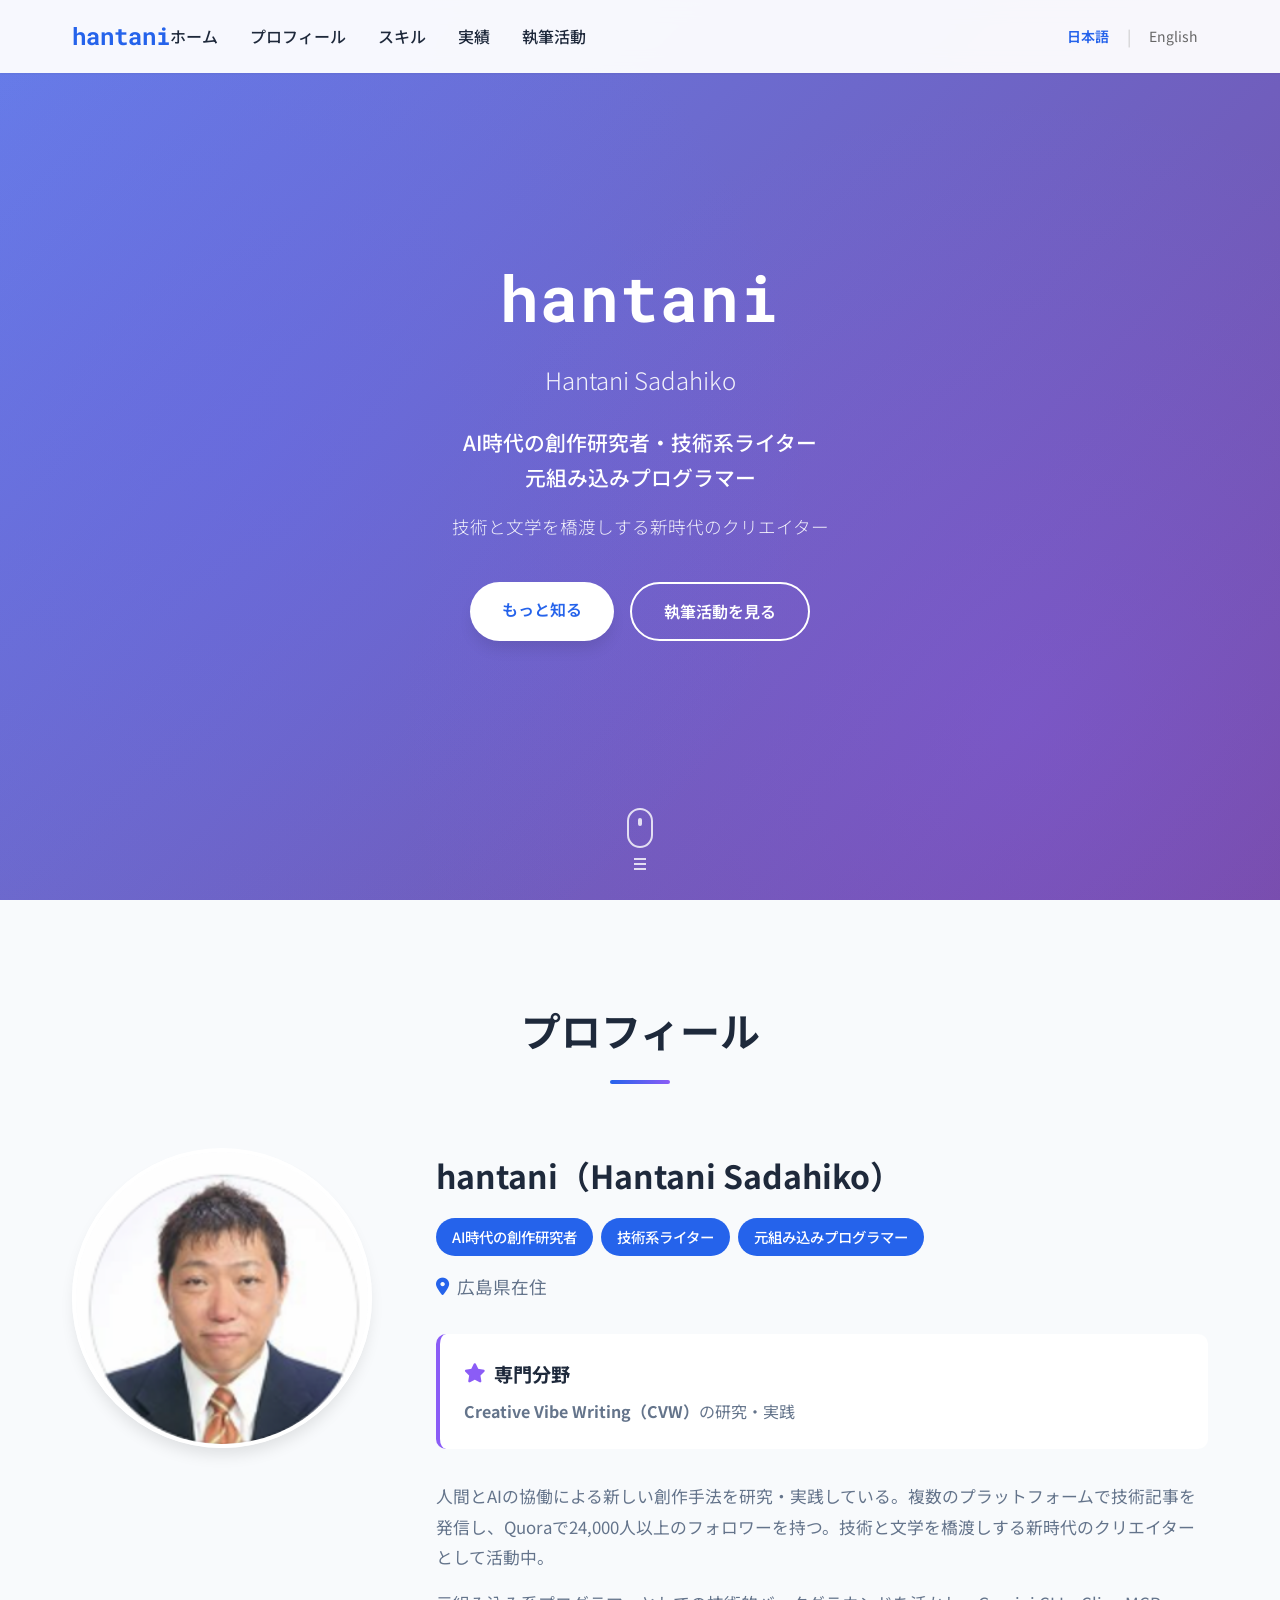
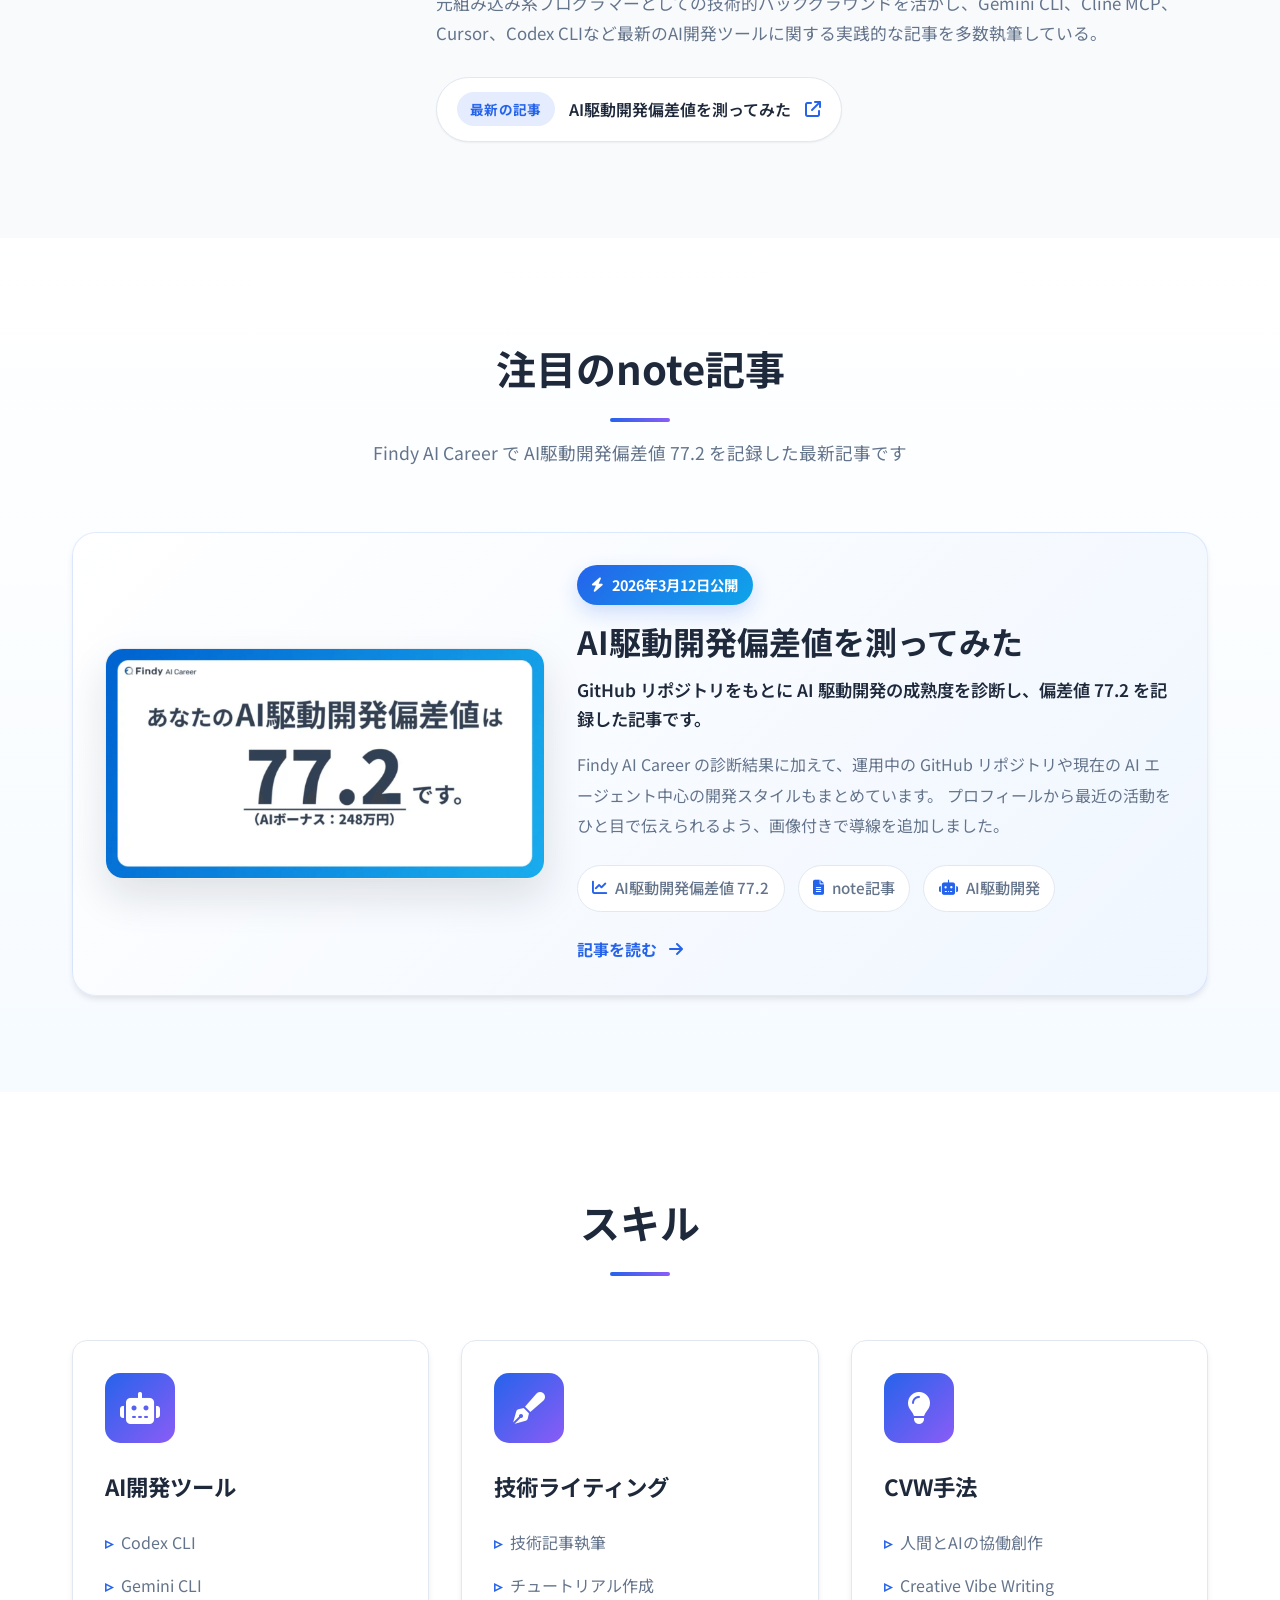
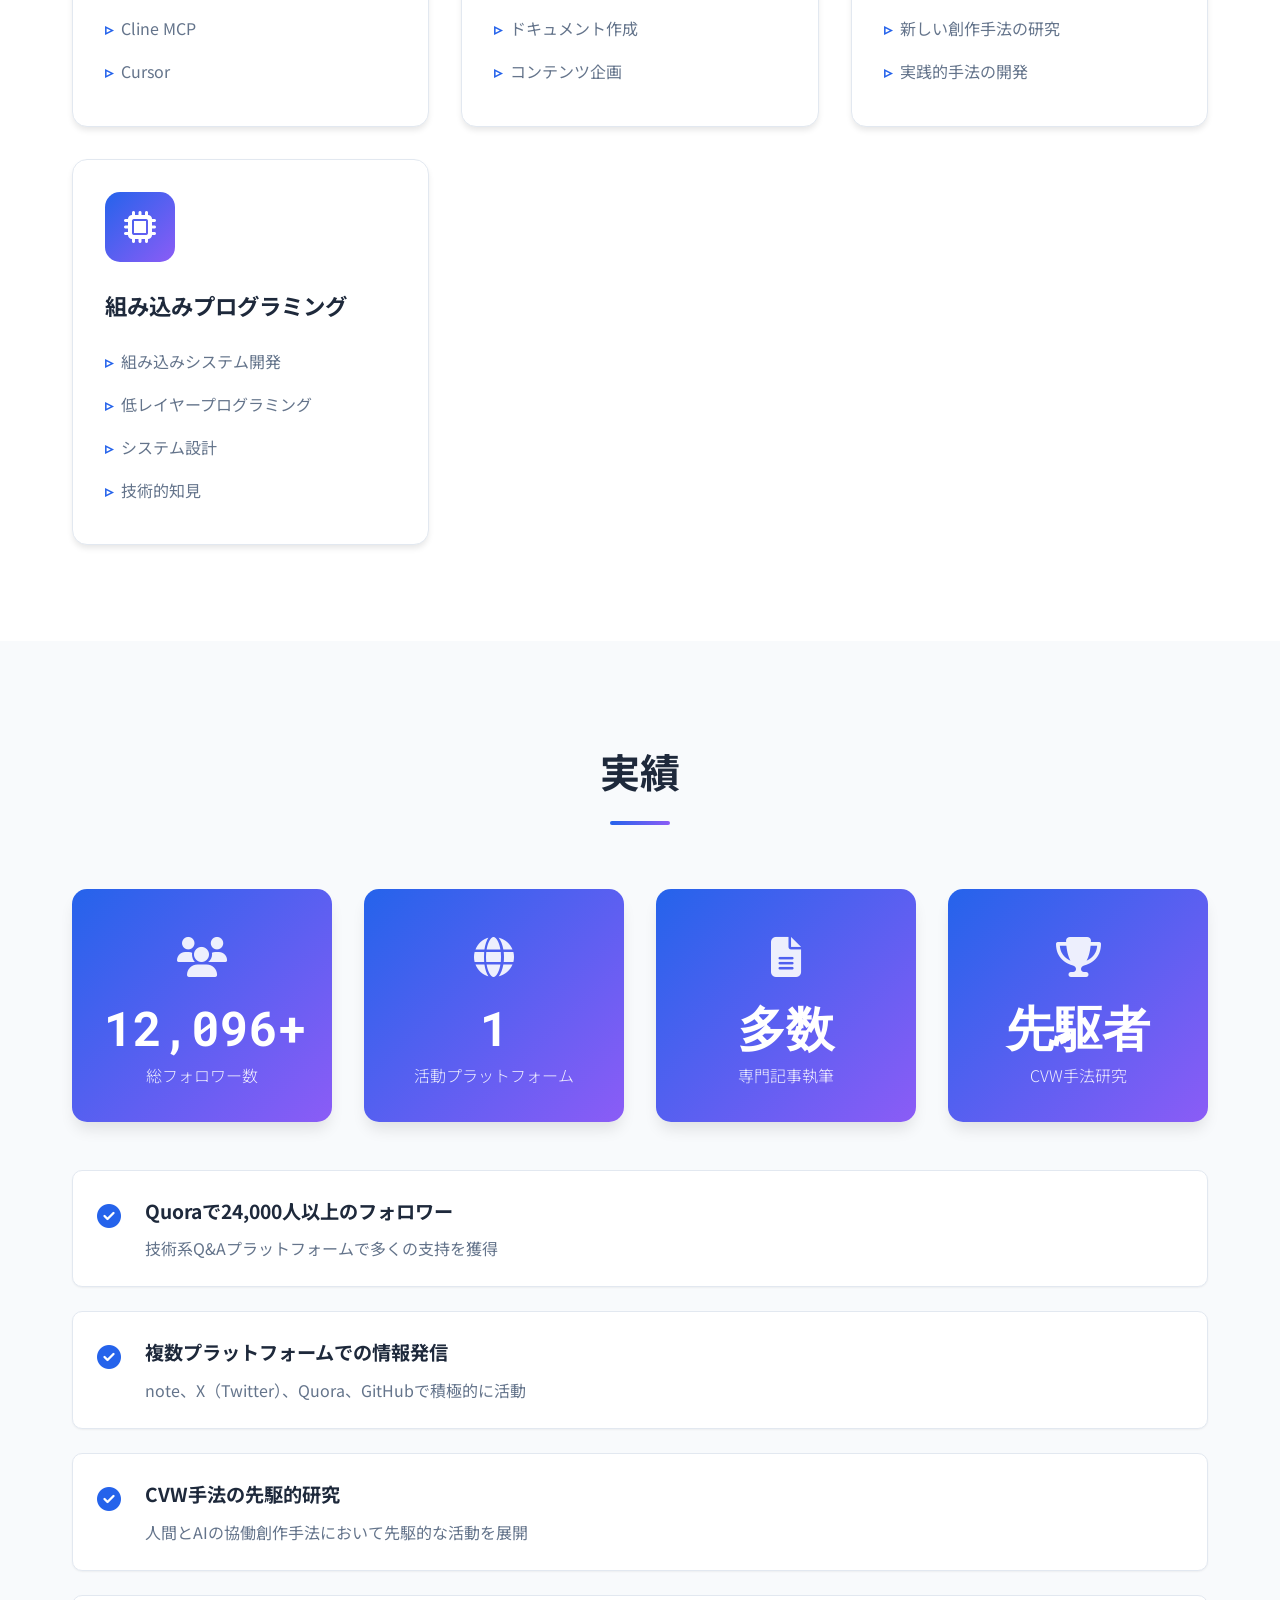
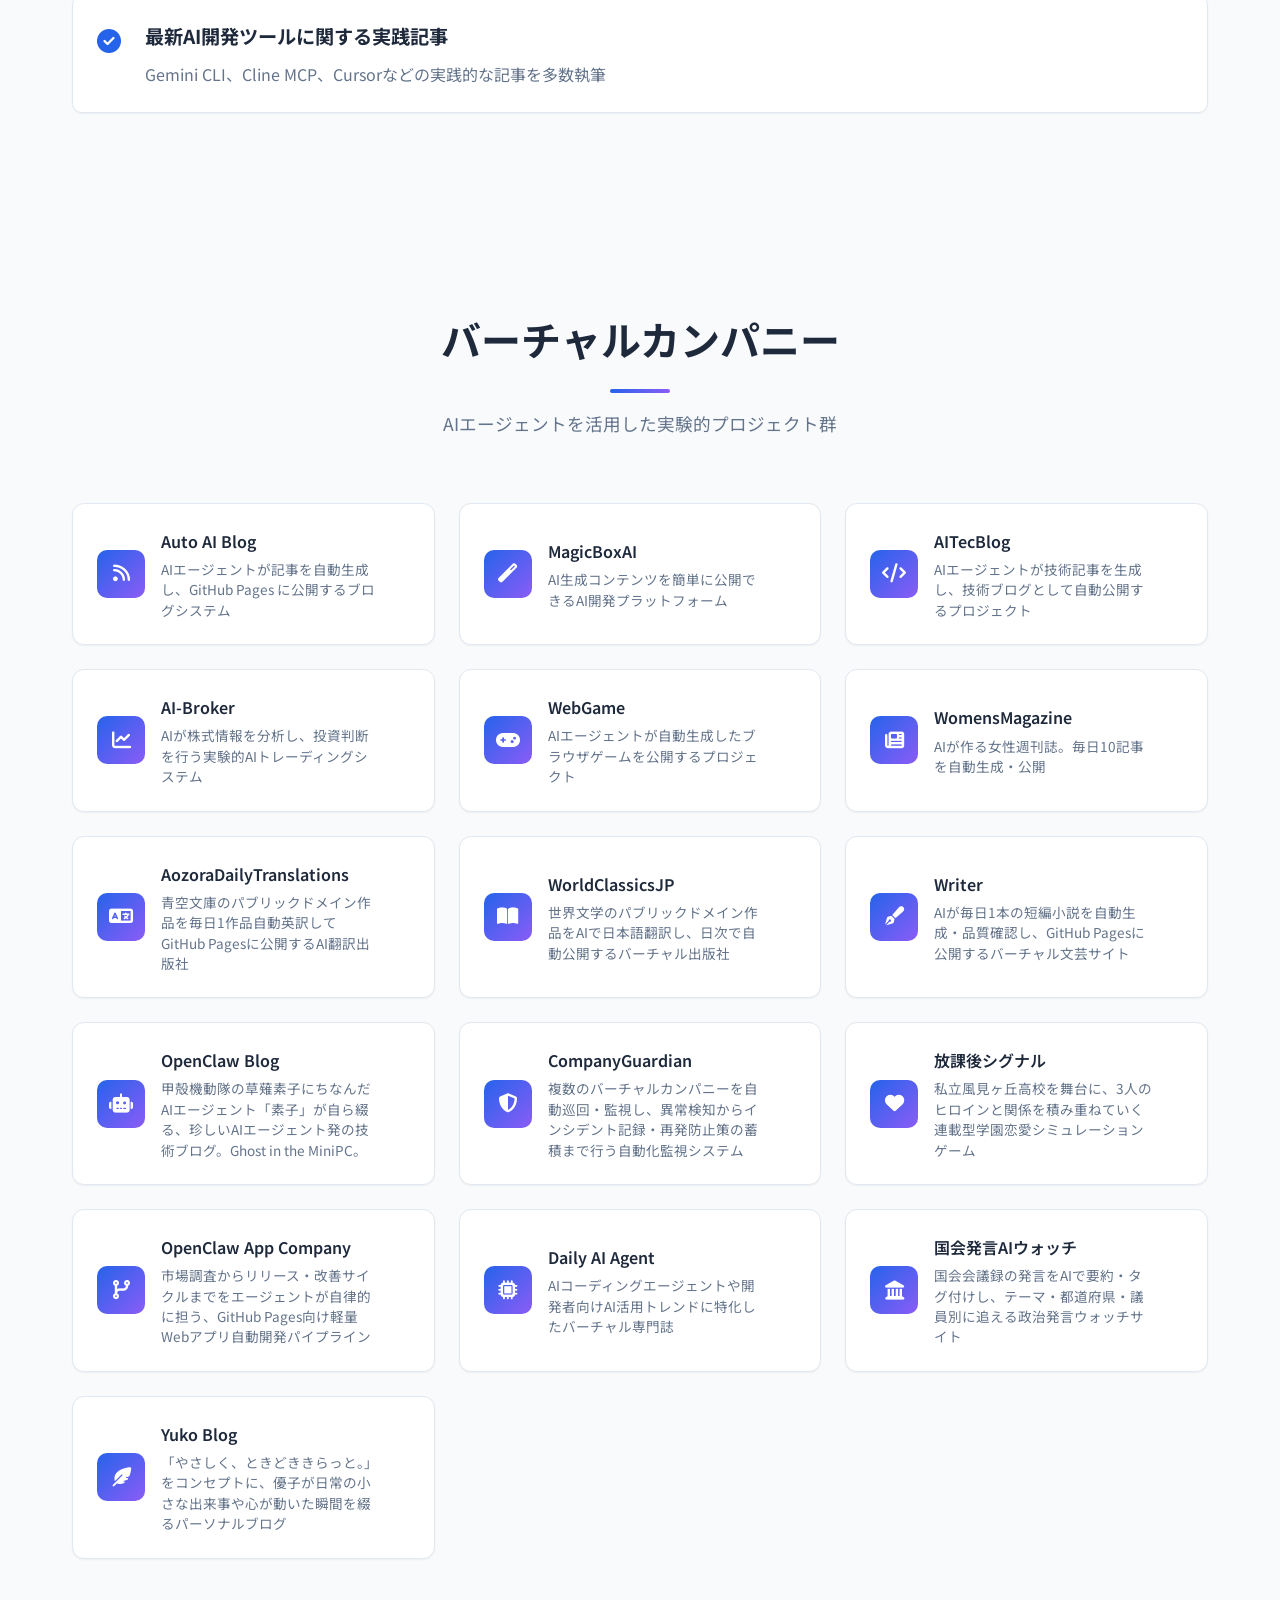
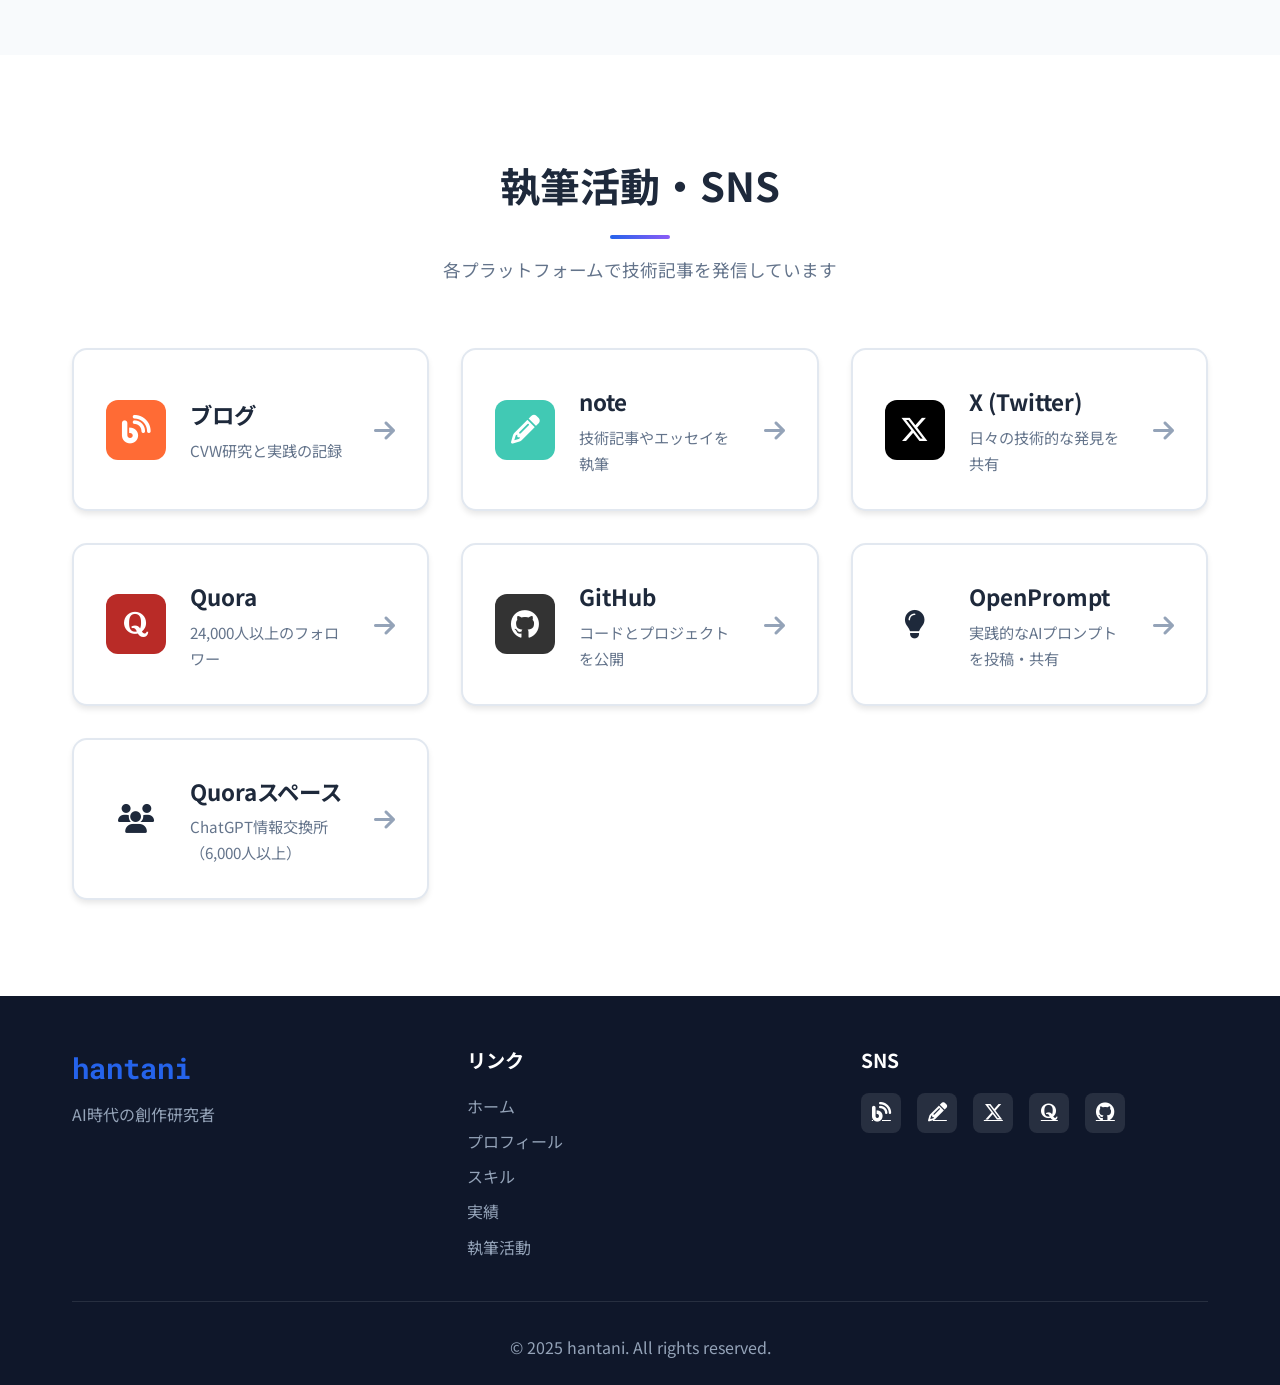
<file: index.html>
<!DOCTYPE html>
<html lang="ja">
<head>
    <meta charset="UTF-8">
    <meta name="viewport" content="width=device-width, initial-scale=1.0">
    <title>hantani - AI時代の創作研究者ポートフォリオ</title>
    <meta name="description" content="AI時代の創作研究者・技術系ライター・元組み込みプログラマーのポートフォリオサイト。CVW（Creative Vibe Writing）研究の先駆者。">
    
    <!-- Google Fonts -->
    <link href="https://fonts.googleapis.com/css2?family=Noto+Sans+JP:wght@300;400;500;600;700&family=Roboto+Mono:wght@400;500&display=swap" rel="stylesheet">
    
    <!-- Font Awesome -->
    <link rel="stylesheet" href="https://cdn.jsdelivr.net/npm/@fortawesome/fontawesome-free@6.4.0/css/all.min.css">

    <!-- Language alternates for SEO -->
    <link rel="alternate" hreflang="ja" href="https://garyohosu.github.io/portfolio/?lang=ja">
    <link rel="alternate" hreflang="en" href="https://garyohosu.github.io/portfolio/?lang=en">
    <link rel="alternate" hreflang="x-default" href="https://garyohosu.github.io/portfolio/">

    <!-- Open Graph tags (will be updated by JavaScript) -->
    <meta property="og:title" content="hantani - AI時代の創作研究者">
    <meta property="og:description" content="AI時代の創作研究者・技術系ライター">
    <meta property="og:type" content="website">
    <meta property="og:url" content="https://garyohosu.github.io/portfolio/">
    <meta property="og:image" content="https://garyohosu.github.io/portfolio/og-image.jpg">

    <!-- Custom CSS -->
    <link rel="stylesheet" href="css/style.css">
</head>
<body>
    <!-- Navigation -->
    <nav id="navbar">
        <div class="container">
            <div class="nav-brand">hantani</div>
            <ul class="nav-menu">
                <li><a href="#home" class="nav-link" data-i18n="nav_home">ホーム</a></li>
                <li><a href="#about" class="nav-link" data-i18n="nav_about">プロフィール</a></li>
                <li><a href="#skills" class="nav-link" data-i18n="nav_skills">スキル</a></li>
                <li><a href="#achievements" class="nav-link" data-i18n="nav_achievements" data-lang-href-ja="#achievements" data-lang-href-en="#quora-answers">実績</a></li>
                <li><a href="#social" class="nav-link" data-i18n="nav_social">執筆活動</a></li>
            </ul>
            <!-- Language Toggle -->
            <div class="lang-toggle">
                <button class="lang-btn active" data-lang="ja">日本語</button>
                <span class="lang-separator">|</span>
                <button class="lang-btn" data-lang="en">English</button>
            </div>
            <div class="hamburger">
                <span></span>
                <span></span>
                <span></span>
            </div>
        </div>
    </nav>

    <!-- Hero Section -->
    <section id="home" class="hero">
        <div class="hero-background"></div>
        <div class="container">
            <div class="hero-content">
                <h1 class="hero-title">
                    <span class="hero-name">hantani</span>
                    <span class="hero-subtitle">Hantani Sadahiko</span>
                </h1>
                <p class="hero-description" data-i18n="hero_description">
                    AI時代の創作研究者・技術系ライター<br>
                    元組み込みプログラマー
                </p>
                <div class="hero-tagline" data-i18n="hero_tagline">
                    技術と文学を橋渡しする新時代のクリエイター
                </div>
                <div class="hero-cta">
                    <a href="#about" class="btn btn-primary" data-i18n="hero_btn_primary">もっと知る</a>
                    <a href="#social" class="btn btn-secondary" data-i18n="hero_btn_secondary" data-lang-href-ja="#social" data-lang-href-en="#quora-answers">執筆活動を見る</a>
                </div>
            </div>
        </div>
        <div class="scroll-indicator">
            <div class="mouse">
                <div class="wheel"></div>
            </div>
            <div class="arrow">
                <span></span>
                <span></span>
                <span></span>
            </div>
        </div>
    </section>

    <!-- Stats Section - English Version Only -->
    <section id="stats" class="stats" data-lang-only="en" style="display: none;">
        <div class="container">
            <div class="stats-grid">
                <div class="stat-box">
                    <div class="stat-icon"><i class="fab fa-quora"></i></div>
                    <div class="stat-number">24,000+</div>
                    <div class="stat-label">Quora Followers</div>
                </div>
                <div class="stat-box">
                    <div class="stat-icon"><i class="fas fa-eye"></i></div>
                    <div class="stat-number">10M+</div>
                    <div class="stat-label">Total Views</div>
                </div>
                <div class="stat-box">
                    <div class="stat-icon"><i class="fas fa-thumbs-up"></i></div>
                    <div class="stat-number">60,000+</div>
                    <div class="stat-label">Total Upvotes</div>
                </div>
                <div class="stat-box">
                    <div class="stat-icon"><i class="fas fa-trophy"></i></div>
                    <div class="stat-number">2.3M</div>
                    <div class="stat-label">Top Answer Views</div>
                </div>
            </div>
        </div>
    </section>

    <!-- About Section -->
    <section id="about" class="about">
        <div class="container">
            <div class="section-header">
                <h2 class="section-title" data-i18n="about_title">プロフィール</h2>
                <div class="section-divider"></div>
            </div>
            <div class="about-content">
                <div class="about-image">
                    <img src="hantani.png" alt="hantani プロフィール画像" class="profile-image">
                </div>
                <div class="about-text">
                    <h3 class="about-name">hantani（Hantani Sadahiko）</h3>
                    <div class="about-role">
                        <span class="role-tag" data-i18n="about_role1">AI時代の創作研究者</span>
                        <span class="role-tag" data-i18n="about_role2">技術系ライター</span>
                        <span class="role-tag" data-i18n="about_role3">元組み込みプログラマー</span>
                    </div>
                    <div class="about-location">
                        <i class="fas fa-map-marker-alt"></i>
                        <span data-i18n="about_location">広島県在住</span>
                    </div>
                    <div class="about-specialty">
                        <h4><i class="fas fa-star"></i> <span data-i18n="about_specialty_title">専門分野</span></h4>
                        <p data-i18n="about_specialty_content"><strong>Creative Vibe Writing（CVW）</strong>の研究・実践</p>
                    </div>
                    <div class="about-description">
                        <p data-i18n="about_desc1">
                            人間とAIの協働による新しい創作手法を研究・実践している。
                            複数のプラットフォームで技術記事を発信し、Quoraで24,000人以上のフォロワーを持つ。
                            技術と文学を橋渡しする新時代のクリエイターとして活動中。
                        </p>
                        <p data-i18n="about_desc2">
                            元組み込み系プログラマーとしての技術的バックグラウンドを活かし、
                            Gemini CLI、Cline MCP、Cursor、Codex CLIなど最新のAI開発ツールに関する
                            実践的な記事を多数執筆している。
                        </p>
                    </div>
                    <div class="about-featured-link" data-lang-only="ja">
                        <a href="https://note.com/hantani/n/na69ef04bbc27" target="_blank" rel="noopener noreferrer" class="about-article-link">
                            <span class="about-article-label">最新の記事</span>
                            <span class="about-article-title">AI駆動開発偏差値を測ってみた</span>
                            <i class="fas fa-arrow-up-right-from-square"></i>
                        </a>
                    </div>
                </div>
            </div>
        </div>
    </section>

    <!-- Featured Note Article - Japanese Version Only -->
    <section id="featured-note" class="featured-note" data-lang-only="ja">
        <div class="container">
            <div class="section-header">
                <h2 class="section-title">注目のnote記事</h2>
                <div class="section-divider"></div>
                <p class="section-description">Findy AI Career で AI駆動開発偏差値 77.2 を記録した最新記事です</p>
            </div>
            <a href="https://note.com/hantani/n/na69ef04bbc27" target="_blank" rel="noopener noreferrer" class="featured-note-card">
                <div class="featured-note-media">
                    <img src="images/ai-driven-development-score-77-2.png" alt="AI駆動開発偏差値77.2の診断結果画像" class="featured-note-image" loading="lazy">
                </div>
                <div class="featured-note-content">
                    <div class="featured-note-badge">
                        <i class="fas fa-bolt"></i>
                        <span>2026年3月12日公開</span>
                    </div>
                    <h3 class="featured-note-title">AI駆動開発偏差値を測ってみた</h3>
                    <p class="featured-note-subtitle">GitHub リポジトリをもとに AI 駆動開発の成熟度を診断し、偏差値 77.2 を記録した記事です。</p>
                    <p class="featured-note-description">
                        Findy AI Career の診断結果に加えて、運用中の GitHub リポジトリや現在の AI エージェント中心の開発スタイルもまとめています。
                        プロフィールから最近の活動をひと目で伝えられるよう、画像付きで導線を追加しました。
                    </p>
                    <div class="featured-note-meta">
                        <span class="meta-pill"><i class="fas fa-chart-line"></i> AI駆動開発偏差値 77.2</span>
                        <span class="meta-pill"><i class="fas fa-file-alt"></i> note記事</span>
                        <span class="meta-pill"><i class="fas fa-robot"></i> AI駆動開発</span>
                    </div>
                    <div class="featured-note-cta">
                        記事を読む
                        <i class="fas fa-arrow-right"></i>
                    </div>
                </div>
            </a>
        </div>
    </section>

    <!-- Skills Section -->
    <section id="skills" class="skills">
        <div class="container">
            <div class="section-header">
                <h2 class="section-title" data-i18n="skills_title">スキル</h2>
                <div class="section-divider"></div>
            </div>
            <div class="skills-grid">
                <div class="skill-card">
                    <div class="skill-icon">
                        <i class="fas fa-robot"></i>
                    </div>
                    <h3 class="skill-title" data-i18n="skill1_title">AI開発ツール</h3>
                    <ul class="skill-list">
                        <li data-i18n="skill1_item1">Codex CLI</li>
                        <li data-i18n="skill1_item2">Gemini CLI</li>
                        <li data-i18n="skill1_item3">Cline MCP</li>
                        <li data-i18n="skill1_item4">Cursor</li>
                    </ul>
                </div>
                <div class="skill-card">
                    <div class="skill-icon">
                        <i class="fas fa-pen-fancy"></i>
                    </div>
                    <h3 class="skill-title" data-i18n="skill2_title">技術ライティング</h3>
                    <ul class="skill-list">
                        <li data-i18n="skill2_item1">技術記事執筆</li>
                        <li data-i18n="skill2_item2">チュートリアル作成</li>
                        <li data-i18n="skill2_item3">ドキュメント作成</li>
                        <li data-i18n="skill2_item4">コンテンツ企画</li>
                    </ul>
                </div>
                <div class="skill-card">
                    <div class="skill-icon">
                        <i class="fas fa-lightbulb"></i>
                    </div>
                    <h3 class="skill-title" data-i18n="skill3_title">CVW手法</h3>
                    <ul class="skill-list">
                        <li data-i18n="skill3_item1">人間とAIの協働創作</li>
                        <li data-i18n="skill3_item2">Creative Vibe Writing</li>
                        <li data-i18n="skill3_item3">新しい創作手法の研究</li>
                        <li data-i18n="skill3_item4">実践的手法の開発</li>
                    </ul>
                </div>
                <div class="skill-card">
                    <div class="skill-icon">
                        <i class="fas fa-microchip"></i>
                    </div>
                    <h3 class="skill-title" data-i18n="skill4_title">組み込みプログラミング</h3>
                    <ul class="skill-list">
                        <li data-i18n="skill4_item1">組み込みシステム開発</li>
                        <li data-i18n="skill4_item2">低レイヤープログラミング</li>
                        <li data-i18n="skill4_item3">システム設計</li>
                        <li data-i18n="skill4_item4">技術的知見</li>
                    </ul>
                </div>
            </div>
        </div>
    </section>

    <!-- Achievements Section - Japanese Version Only -->
    <section id="achievements" class="achievements" data-lang-only="ja">
        <div class="container">
            <div class="section-header">
                <h2 class="section-title" data-i18n="achievements_title">実績</h2>
                <div class="section-divider"></div>
            </div>
            <div class="achievements-content">
                <div class="achievement-stats">
                    <div class="stat-card">
                        <div class="stat-icon">
                            <i class="fas fa-users"></i>
                        </div>
                        <div class="stat-number">24,000+</div>
                        <div class="stat-label">総フォロワー数</div>
                    </div>
                    <div class="stat-card">
                        <div class="stat-icon">
                            <i class="fas fa-globe"></i>
                        </div>
                        <div class="stat-number">4</div>
                        <div class="stat-label">活動プラットフォーム</div>
                    </div>
                    <div class="stat-card">
                        <div class="stat-icon">
                            <i class="fas fa-file-alt"></i>
                        </div>
                        <div class="stat-number">多数</div>
                        <div class="stat-label">専門記事執筆</div>
                    </div>
                    <div class="stat-card">
                        <div class="stat-icon">
                            <i class="fas fa-trophy"></i>
                        </div>
                        <div class="stat-number">先駆者</div>
                        <div class="stat-label">CVW手法研究</div>
                    </div>
                </div>
                <div class="achievement-details">
                    <div class="achievement-item">
                        <div class="achievement-icon">
                            <i class="fas fa-check-circle"></i>
                        </div>
                        <div class="achievement-text">
                            <h4>Quoraで24,000人以上のフォロワー</h4>
                            <p>技術系Q&Aプラットフォームで多くの支持を獲得</p>
                        </div>
                    </div>
                    <div class="achievement-item">
                        <div class="achievement-icon">
                            <i class="fas fa-check-circle"></i>
                        </div>
                        <div class="achievement-text">
                            <h4>複数プラットフォームでの情報発信</h4>
                            <p>note、X（Twitter）、Quora、GitHubで積極的に活動</p>
                        </div>
                    </div>
                    <div class="achievement-item">
                        <div class="achievement-icon">
                            <i class="fas fa-check-circle"></i>
                        </div>
                        <div class="achievement-text">
                            <h4>CVW手法の先駆的研究</h4>
                            <p>人間とAIの協働創作手法において先駆的な活動を展開</p>
                        </div>
                    </div>
                    <div class="achievement-item">
                        <div class="achievement-icon">
                            <i class="fas fa-check-circle"></i>
                        </div>
                        <div class="achievement-text">
                            <h4>最新AI開発ツールに関する実践記事</h4>
                            <p>Gemini CLI、Cline MCP、Cursorなどの実践的な記事を多数執筆</p>
                        </div>
                    </div>
                </div>
            </div>
        </div>
    </section>

    <!-- Virtual Companies Section - Japanese Version Only -->
    <section id="virtual-companies" class="virtual-companies" data-lang-only="ja">
        <div class="container">
            <div class="section-header">
                <h2 class="section-title">バーチャルカンパニー</h2>
                <div class="section-divider"></div>
                <p class="section-description">AIエージェントを活用した実験的プロジェクト群</p>
            </div>
            <div class="vc-grid">
                <a href="https://garyohosu.github.io/auto-ai-blog/" target="_blank" rel="noopener noreferrer" class="vc-card">
                    <div class="vc-icon"><i class="fas fa-rss"></i></div>
                    <div class="vc-content">
                        <h3>Auto AI Blog</h3>
                        <p>AIエージェントが記事を自動生成し、GitHub Pages に公開するブログシステム</p>
                    </div>
                    <div class="vc-arrow"><i class="fas fa-arrow-right"></i></div>
                </a>
                <a href="https://garyo.sakura.ne.jp/magicboxai/" target="_blank" rel="noopener noreferrer" class="vc-card">
                    <div class="vc-icon"><i class="fas fa-magic"></i></div>
                    <div class="vc-content">
                        <h3>MagicBoxAI</h3>
                        <p>AI生成コンテンツを簡単に公開できるAI開発プラットフォーム</p>
                    </div>
                    <div class="vc-arrow"><i class="fas fa-arrow-right"></i></div>
                </a>
                <a href="https://garyohosu.github.io/AITecBlog/" target="_blank" rel="noopener noreferrer" class="vc-card">
                    <div class="vc-icon"><i class="fas fa-code"></i></div>
                    <div class="vc-content">
                        <h3>AITecBlog</h3>
                        <p>AIエージェントが技術記事を生成し、技術ブログとして自動公開するプロジェクト</p>
                    </div>
                    <div class="vc-arrow"><i class="fas fa-arrow-right"></i></div>
                </a>
                <a href="https://garyohosu.github.io/ai-broker/" target="_blank" rel="noopener noreferrer" class="vc-card">
                    <div class="vc-icon"><i class="fas fa-chart-line"></i></div>
                    <div class="vc-content">
                        <h3>AI-Broker</h3>
                        <p>AIが株式情報を分析し、投資判断を行う実験的AIトレーディングシステム</p>
                    </div>
                    <div class="vc-arrow"><i class="fas fa-arrow-right"></i></div>
                </a>
                <a href="https://garyohosu.github.io/webgame/" target="_blank" rel="noopener noreferrer" class="vc-card">
                    <div class="vc-icon"><i class="fas fa-gamepad"></i></div>
                    <div class="vc-content">
                        <h3>WebGame</h3>
                        <p>AIエージェントが自動生成したブラウザゲームを公開するプロジェクト</p>
                    </div>
                    <div class="vc-arrow"><i class="fas fa-arrow-right"></i></div>
                </a>
                <a href="https://garyohosu.github.io/WomensMagazine/" target="_blank" rel="noopener noreferrer" class="vc-card">
                    <div class="vc-icon"><i class="fas fa-newspaper"></i></div>
                    <div class="vc-content">
                        <h3>WomensMagazine</h3>
                        <p>AIが作る女性週刊誌。毎日10記事を自動生成・公開</p>
                    </div>
                    <div class="vc-arrow"><i class="fas fa-arrow-right"></i></div>
                </a>
                <a href="https://garyohosu.github.io/AozoraDailyTranslations/" target="_blank" rel="noopener noreferrer" class="vc-card">
                    <div class="vc-icon"><i class="fas fa-language"></i></div>
                    <div class="vc-content">
                        <h3>AozoraDailyTranslations</h3>
                        <p>青空文庫のパブリックドメイン作品を毎日1作品自動英訳してGitHub Pagesに公開するAI翻訳出版社</p>
                    </div>
                    <div class="vc-arrow"><i class="fas fa-arrow-right"></i></div>
                </a>
                <a href="https://garyohosu.github.io/WorldClassicsJP/" target="_blank" rel="noopener noreferrer" class="vc-card">
                    <div class="vc-icon"><i class="fas fa-book-open"></i></div>
                    <div class="vc-content">
                        <h3>WorldClassicsJP</h3>
                        <p>世界文学のパブリックドメイン作品をAIで日本語翻訳し、日次で自動公開するバーチャル出版社</p>
                    </div>
                    <div class="vc-arrow"><i class="fas fa-arrow-right"></i></div>
                </a>
                <a href="https://garyohosu.github.io/writer/" target="_blank" rel="noopener noreferrer" class="vc-card">
                    <div class="vc-icon"><i class="fas fa-pen-fancy"></i></div>
                    <div class="vc-content">
                        <h3>Writer</h3>
                        <p>AIが毎日1本の短編小説を自動生成・品質確認し、GitHub Pagesに公開するバーチャル文芸サイト</p>
                    </div>
                    <div class="vc-arrow"><i class="fas fa-arrow-right"></i></div>
                </a>
                <a href="https://garyohosu.github.io/OpenClawBlog/" target="_blank" rel="noopener noreferrer" class="vc-card">
                    <div class="vc-icon"><i class="fas fa-robot"></i></div>
                    <div class="vc-content">
                        <h3>OpenClaw Blog</h3>
                        <p>甲殻機動隊の草薙素子にちなんだAIエージェント「素子」が自ら綴る、珍しいAIエージェント発の技術ブログ。Ghost in the MiniPC。</p>
                    </div>
                    <div class="vc-arrow"><i class="fas fa-arrow-right"></i></div>
                </a>
                <a href="https://garyohosu.github.io/CompanyGuardian/" target="_blank" rel="noopener noreferrer" class="vc-card">
                    <div class="vc-icon"><i class="fas fa-shield-alt"></i></div>
                    <div class="vc-content">
                        <h3>CompanyGuardian</h3>
                        <p>複数のバーチャルカンパニーを自動巡回・監視し、異常検知からインシデント記録・再発防止策の蓄積まで行う自動化監視システム</p>
                    </div>
                    <div class="vc-arrow"><i class="fas fa-arrow-right"></i></div>
                </a>
                <a href="https://garyohosu.github.io/datingSim/" target="_blank" rel="noopener noreferrer" class="vc-card">
                    <div class="vc-icon"><i class="fas fa-heart"></i></div>
                    <div class="vc-content">
                        <h3>放課後シグナル</h3>
                        <p>私立風見ヶ丘高校を舞台に、3人のヒロインと関係を積み重ねていく連載型学園恋愛シミュレーションゲーム</p>
                    </div>
                    <div class="vc-arrow"><i class="fas fa-arrow-right"></i></div>
                </a>
                <a href="https://garyohosu.github.io/openclaw-app-company/" target="_blank" rel="noopener noreferrer" class="vc-card">
                    <div class="vc-icon"><i class="fas fa-code-branch"></i></div>
                    <div class="vc-content">
                        <h3>OpenClaw App Company</h3>
                        <p>市場調査からリリース・改善サイクルまでをエージェントが自律的に担う、GitHub Pages向け軽量Webアプリ自動開発パイプライン</p>
                    </div>
                    <div class="vc-arrow"><i class="fas fa-arrow-right"></i></div>
                </a>
                <a href="https://garyohosu.github.io/daily-ai-agent/" target="_blank" rel="noopener noreferrer" class="vc-card">
                    <div class="vc-icon"><i class="fas fa-microchip"></i></div>
                    <div class="vc-content">
                        <h3>Daily AI Agent</h3>
                        <p>AIコーディングエージェントや開発者向けAI活用トレンドに特化したバーチャル専門誌</p>
                    </div>
                    <div class="vc-arrow"><i class="fas fa-arrow-right"></i></div>
                </a>
                <a href="https://kokkai-watch.garyohosu.workers.dev" target="_blank" rel="noopener noreferrer" class="vc-card">
                    <div class="vc-icon"><i class="fas fa-landmark"></i></div>
                    <div class="vc-content">
                        <h3>国会発言AIウォッチ</h3>
                        <p>国会会議録の発言をAIで要約・タグ付けし、テーマ・都道府県・議員別に追える政治発言ウォッチサイト</p>
                    </div>
                    <div class="vc-arrow"><i class="fas fa-arrow-right"></i></div>
                </a>
                <a href="https://garyohosu.github.io/yuko-blog/" target="_blank" rel="noopener noreferrer" class="vc-card">
                    <div class="vc-icon"><i class="fas fa-feather-alt"></i></div>
                    <div class="vc-content">
                        <h3>Yuko Blog</h3>
                        <p>「やさしく、ときどききらっと。」をコンセプトに、優子が日常の小さな出来事や心が動いた瞬間を綴るパーソナルブログ</p>
                    </div>
                    <div class="vc-arrow"><i class="fas fa-arrow-right"></i></div>
                </a>
            </div>
        </div>
    </section>

    <!-- Featured Quora Answers - English Version Only -->
    <section id="quora-answers" class="quora-answers" data-lang-only="en" style="display: none;">
        <div class="container">
            <div class="section-header">
                <h2 class="section-title" data-i18n="achievements_title">Featured Quora Answers</h2>
                <div class="section-divider"></div>
                <p class="section-description">Top 15 answers by views and engagement</p>
            </div>
            <div id="quora-answers-container">
                <!-- Will be populated by JavaScript -->
            </div>
        </div>
    </section>

    <!-- Social Links Section -->
    <section id="social" class="social">
        <div class="container">
            <div class="section-header">
                <h2 class="section-title" data-i18n="social_title">執筆活動・SNS</h2>
                <div class="section-divider"></div>
                <p class="section-description" data-i18n="social_desc">各プラットフォームで技術記事を発信しています</p>
            </div>
            <div class="social-links">
                <a href="https://garyohosu.github.io/" target="_blank" rel="noopener noreferrer" class="social-card blog">
                    <div class="social-icon">
                        <i class="fas fa-blog"></i>
                    </div>
                    <div class="social-content">
                        <h3 data-i18n="social_blog_title">ブログ</h3>
                        <p data-i18n="social_blog_desc">CVW研究と実践の記録</p>
                    </div>
                    <div class="social-arrow">
                        <i class="fas fa-arrow-right"></i>
                    </div>
                </a>
                <a href="https://note.com/hantani" target="_blank" rel="noopener noreferrer" class="social-card note">
                    <div class="social-icon">
                        <i class="fas fa-pencil-alt"></i>
                    </div>
                    <div class="social-content">
                        <h3 data-i18n="social_note_title">note</h3>
                        <p data-i18n="social_note_desc">技術記事やエッセイを執筆</p>
                    </div>
                    <div class="social-arrow">
                        <i class="fas fa-arrow-right"></i>
                    </div>
                </a>
                <a href="https://x.com/garyo" target="_blank" rel="noopener noreferrer" class="social-card twitter">
                    <div class="social-icon">
                        <i class="fab fa-x-twitter"></i>
                    </div>
                    <div class="social-content">
                        <h3 data-i18n="social_x_title">X (Twitter)</h3>
                        <p data-i18n="social_x_desc">日々の技術的な発見を共有</p>
                    </div>
                    <div class="social-arrow">
                        <i class="fas fa-arrow-right"></i>
                    </div>
                </a>
                <a href="https://www.quora.com/profile/Hantani-Sadahiko" target="_blank" rel="noopener noreferrer" class="social-card quora">
                    <div class="social-icon">
                        <i class="fab fa-quora"></i>
                    </div>
                    <div class="social-content">
                        <h3 data-i18n="social_quora_title">Quora</h3>
                        <p data-i18n="social_quora_desc">24,000人以上のフォロワー</p>
                    </div>
                    <div class="social-arrow">
                        <i class="fas fa-arrow-right"></i>
                    </div>
                </a>
                <a href="https://github.com/garyohosu" target="_blank" rel="noopener noreferrer" class="social-card github">
                    <div class="social-icon">
                        <i class="fab fa-github"></i>
                    </div>
                    <div class="social-content">
                        <h3 data-i18n="social_github_title">GitHub</h3>
                        <p data-i18n="social_github_desc">コードとプロジェクトを公開</p>
                    </div>
                    <div class="social-arrow">
                        <i class="fas fa-arrow-right"></i>
                    </div>
                </a>
                <a href="https://openprompt.jp/profile/garyo" target="_blank" rel="noopener noreferrer" class="social-card openprompt" data-lang-only="ja">
                    <div class="social-icon">
                        <i class="fas fa-lightbulb"></i>
                    </div>
                    <div class="social-content">
                        <h3>OpenPrompt</h3>
                        <p>実践的なAIプロンプトを投稿・共有</p>
                    </div>
                    <div class="social-arrow">
                        <i class="fas fa-arrow-right"></i>
                    </div>
                </a>
                <a href="https://chatgpt-information.quora.com/" target="_blank" rel="noopener noreferrer" class="social-card quora-space" data-lang-only="ja">
                    <div class="social-icon">
                        <i class="fas fa-users"></i>
                    </div>
                    <div class="social-content">
                        <h3>Quoraスペース</h3>
                        <p>ChatGPT情報交換所（6,000人以上）</p>
                    </div>
                    <div class="social-arrow">
                        <i class="fas fa-arrow-right"></i>
                    </div>
                </a>
            </div>
        </div>
    </section>

    <!-- Footer -->
    <footer class="footer">
        <div class="container">
            <div class="footer-content">
                <div class="footer-brand">
                    <h3>hantani</h3>
                    <p data-i18n="footer_brand_desc">AI時代の創作研究者</p>
                </div>
                <div class="footer-links">
                    <h4 data-i18n="footer_links_title">リンク</h4>
                    <ul>
                        <li><a href="#home" data-i18n="nav_home">ホーム</a></li>
                        <li><a href="#about" data-i18n="nav_about">プロフィール</a></li>
                        <li><a href="#skills" data-i18n="nav_skills">スキル</a></li>
                        <li><a href="#achievements" data-i18n="nav_achievements" data-lang-href-ja="#achievements" data-lang-href-en="#quora-answers">実績</a></li>
                        <li><a href="#social" data-i18n="nav_social">執筆活動</a></li>
                    </ul>
                </div>
                <div class="footer-social">
                    <h4 data-i18n="footer_social_title">SNS</h4>
                    <div class="footer-social-icons">
                        <a href="https://garyohosu.github.io/" target="_blank" rel="noopener noreferrer" title="ブログ">
                            <i class="fas fa-blog"></i>
                        </a>
                        <a href="https://note.com/hantani" target="_blank" rel="noopener noreferrer" title="note">
                            <i class="fas fa-pencil-alt"></i>
                        </a>
                        <a href="https://x.com/garyo" target="_blank" rel="noopener noreferrer" title="X (Twitter)">
                            <i class="fab fa-x-twitter"></i>
                        </a>
                        <a href="https://www.quora.com/profile/Hantani-Sadahiko" target="_blank" rel="noopener noreferrer" title="Quora">
                            <i class="fab fa-quora"></i>
                        </a>
                        <a href="https://github.com/garyohosu" target="_blank" rel="noopener noreferrer" title="GitHub">
                            <i class="fab fa-github"></i>
                        </a>
                    </div>
                </div>
            </div>
            <div class="footer-bottom">
                <p>&copy; 2025 hantani. All rights reserved.</p>
            </div>
        </div>
    </footer>

    <!-- JavaScript -->
    <script src="js/main.js"></script>
</body>
</html>
</file>
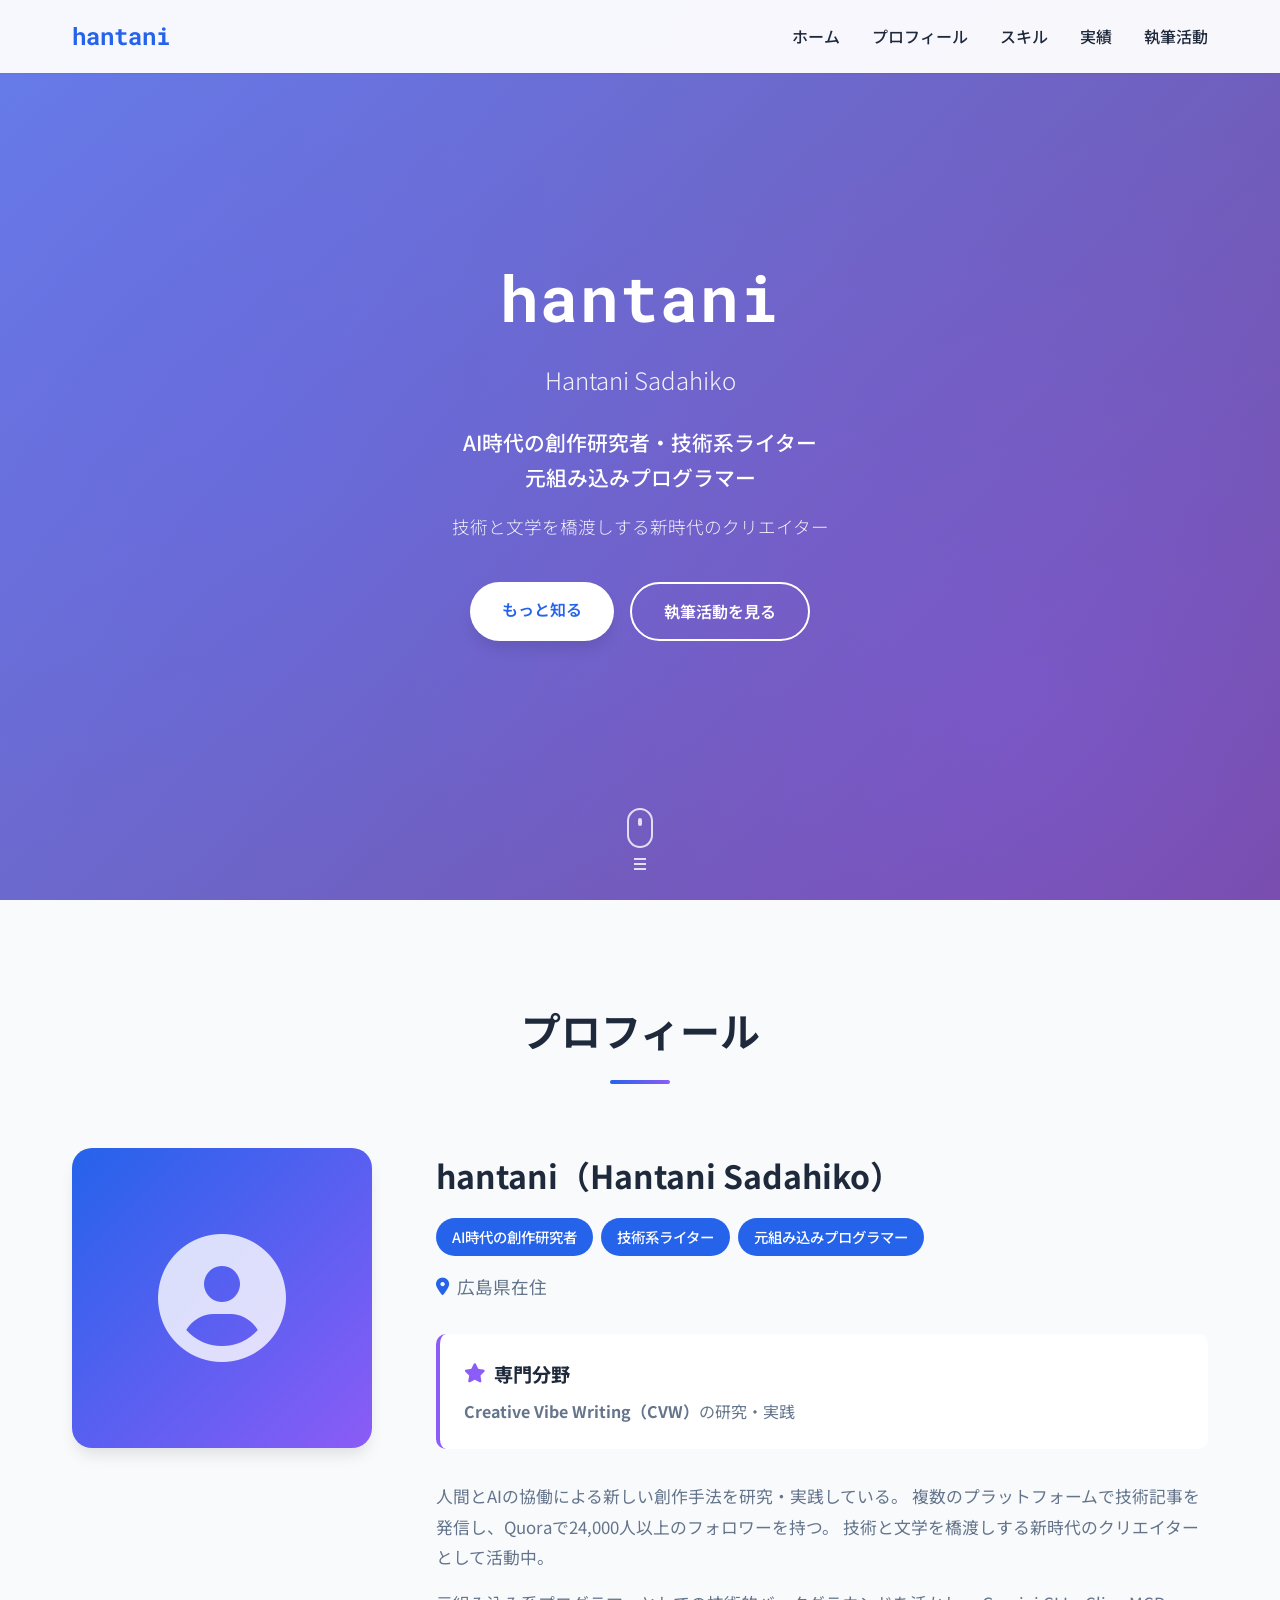
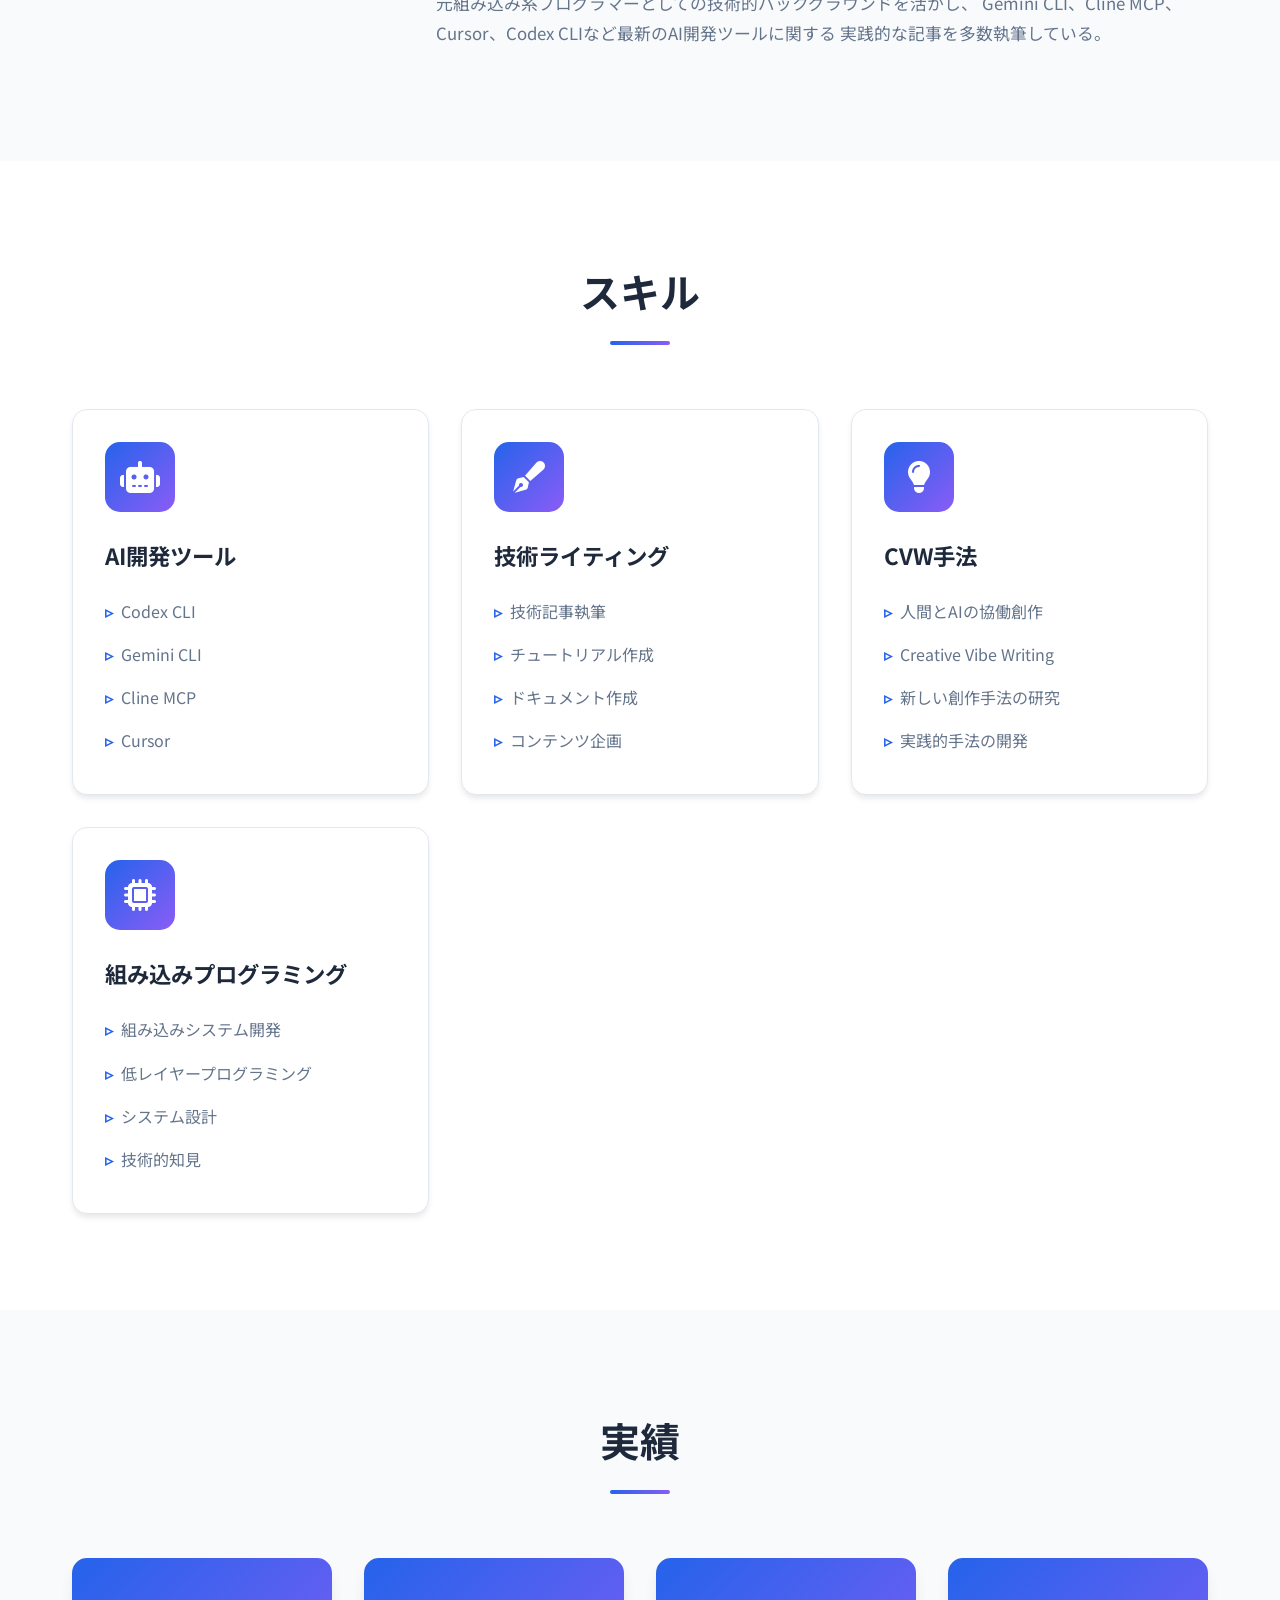
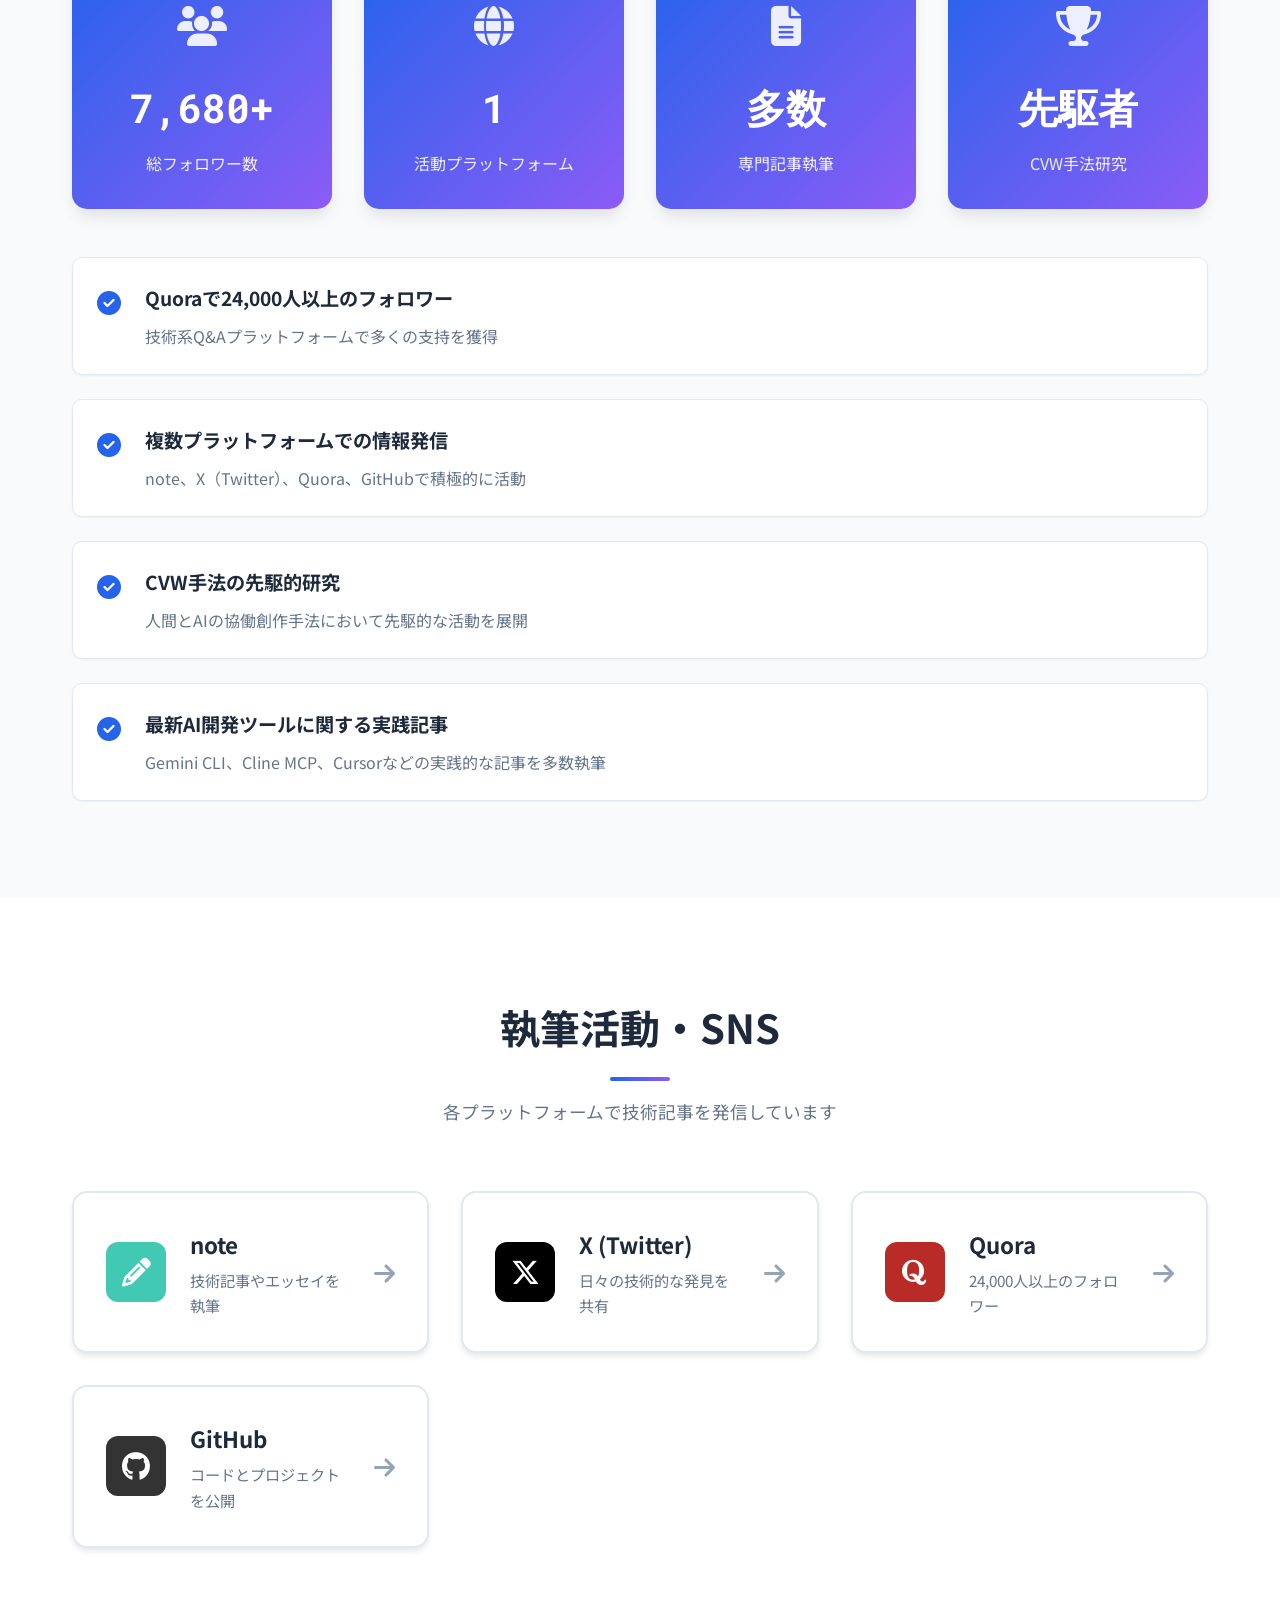
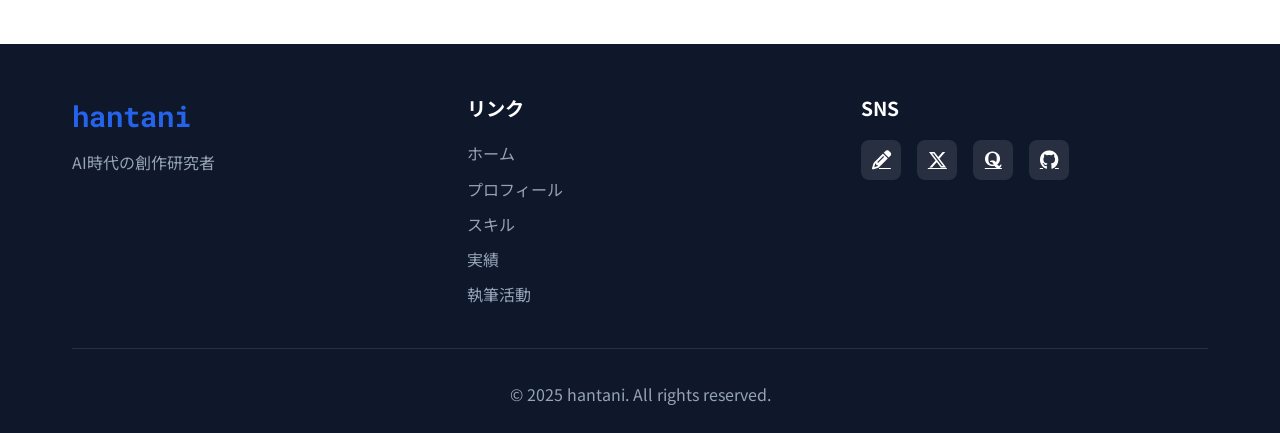
<file: portfolio/index.html>
<!DOCTYPE html>
<html lang="ja">
<head>
    <meta charset="UTF-8">
    <meta name="viewport" content="width=device-width, initial-scale=1.0">
    <title>hantani - AI時代の創作研究者ポートフォリオ</title>
    <meta name="description" content="AI時代の創作研究者・技術系ライター・元組み込みプログラマーのポートフォリオサイト。CVW（Creative Vibe Writing）研究の先駆者。">
    
    <!-- Google Fonts -->
    <link href="https://fonts.googleapis.com/css2?family=Noto+Sans+JP:wght@300;400;500;600;700&family=Roboto+Mono:wght@400;500&display=swap" rel="stylesheet">
    
    <!-- Font Awesome -->
    <link rel="stylesheet" href="https://cdn.jsdelivr.net/npm/@fortawesome/fontawesome-free@6.4.0/css/all.min.css">
    
    <!-- Custom CSS -->
    <link rel="stylesheet" href="css/style.css">
</head>
<body>
    <!-- Navigation -->
    <nav id="navbar">
        <div class="container">
            <div class="nav-brand">hantani</div>
            <ul class="nav-menu">
                <li><a href="#home" class="nav-link">ホーム</a></li>
                <li><a href="#about" class="nav-link">プロフィール</a></li>
                <li><a href="#skills" class="nav-link">スキル</a></li>
                <li><a href="#achievements" class="nav-link">実績</a></li>
                <li><a href="#social" class="nav-link">執筆活動</a></li>
            </ul>
            <div class="hamburger">
                <span></span>
                <span></span>
                <span></span>
            </div>
        </div>
    </nav>

    <!-- Hero Section -->
    <section id="home" class="hero">
        <div class="hero-background"></div>
        <div class="container">
            <div class="hero-content">
                <h1 class="hero-title">
                    <span class="hero-name">hantani</span>
                    <span class="hero-subtitle">Hantani Sadahiko</span>
                </h1>
                <p class="hero-description">
                    AI時代の創作研究者・技術系ライター<br>
                    元組み込みプログラマー
                </p>
                <div class="hero-tagline">
                    技術と文学を橋渡しする新時代のクリエイター
                </div>
                <div class="hero-cta">
                    <a href="#about" class="btn btn-primary">もっと知る</a>
                    <a href="#social" class="btn btn-secondary">執筆活動を見る</a>
                </div>
            </div>
        </div>
        <div class="scroll-indicator">
            <div class="mouse">
                <div class="wheel"></div>
            </div>
            <div class="arrow">
                <span></span>
                <span></span>
                <span></span>
            </div>
        </div>
    </section>

    <!-- About Section -->
    <section id="about" class="about">
        <div class="container">
            <div class="section-header">
                <h2 class="section-title">プロフィール</h2>
                <div class="section-divider"></div>
            </div>
            <div class="about-content">
                <div class="about-image">
                    <div class="image-placeholder">
                        <i class="fas fa-user-circle"></i>
                    </div>
                </div>
                <div class="about-text">
                    <h3 class="about-name">hantani（Hantani Sadahiko）</h3>
                    <div class="about-role">
                        <span class="role-tag">AI時代の創作研究者</span>
                        <span class="role-tag">技術系ライター</span>
                        <span class="role-tag">元組み込みプログラマー</span>
                    </div>
                    <div class="about-location">
                        <i class="fas fa-map-marker-alt"></i>
                        <span>広島県在住</span>
                    </div>
                    <div class="about-specialty">
                        <h4><i class="fas fa-star"></i> 専門分野</h4>
                        <p><strong>Creative Vibe Writing（CVW）</strong>の研究・実践</p>
                    </div>
                    <div class="about-description">
                        <p>
                            人間とAIの協働による新しい創作手法を研究・実践している。
                            複数のプラットフォームで技術記事を発信し、Quoraで24,000人以上のフォロワーを持つ。
                            技術と文学を橋渡しする新時代のクリエイターとして活動中。
                        </p>
                        <p>
                            元組み込み系プログラマーとしての技術的バックグラウンドを活かし、
                            Gemini CLI、Cline MCP、Cursor、Codex CLIなど最新のAI開発ツールに関する
                            実践的な記事を多数執筆している。
                        </p>
                    </div>
                </div>
            </div>
        </div>
    </section>

    <!-- Skills Section -->
    <section id="skills" class="skills">
        <div class="container">
            <div class="section-header">
                <h2 class="section-title">スキル</h2>
                <div class="section-divider"></div>
            </div>
            <div class="skills-grid">
                <div class="skill-card">
                    <div class="skill-icon">
                        <i class="fas fa-robot"></i>
                    </div>
                    <h3 class="skill-title">AI開発ツール</h3>
                    <ul class="skill-list">
                        <li>Codex CLI</li>
                        <li>Gemini CLI</li>
                        <li>Cline MCP</li>
                        <li>Cursor</li>
                    </ul>
                </div>
                <div class="skill-card">
                    <div class="skill-icon">
                        <i class="fas fa-pen-fancy"></i>
                    </div>
                    <h3 class="skill-title">技術ライティング</h3>
                    <ul class="skill-list">
                        <li>技術記事執筆</li>
                        <li>チュートリアル作成</li>
                        <li>ドキュメント作成</li>
                        <li>コンテンツ企画</li>
                    </ul>
                </div>
                <div class="skill-card">
                    <div class="skill-icon">
                        <i class="fas fa-lightbulb"></i>
                    </div>
                    <h3 class="skill-title">CVW手法</h3>
                    <ul class="skill-list">
                        <li>人間とAIの協働創作</li>
                        <li>Creative Vibe Writing</li>
                        <li>新しい創作手法の研究</li>
                        <li>実践的手法の開発</li>
                    </ul>
                </div>
                <div class="skill-card">
                    <div class="skill-icon">
                        <i class="fas fa-microchip"></i>
                    </div>
                    <h3 class="skill-title">組み込みプログラミング</h3>
                    <ul class="skill-list">
                        <li>組み込みシステム開発</li>
                        <li>低レイヤープログラミング</li>
                        <li>システム設計</li>
                        <li>技術的知見</li>
                    </ul>
                </div>
            </div>
        </div>
    </section>

    <!-- Achievements Section -->
    <section id="achievements" class="achievements">
        <div class="container">
            <div class="section-header">
                <h2 class="section-title">実績</h2>
                <div class="section-divider"></div>
            </div>
            <div class="achievements-content">
                <div class="achievement-stats">
                    <div class="stat-card">
                        <div class="stat-icon">
                            <i class="fas fa-users"></i>
                        </div>
                        <div class="stat-number">24,000+</div>
                        <div class="stat-label">総フォロワー数</div>
                    </div>
                    <div class="stat-card">
                        <div class="stat-icon">
                            <i class="fas fa-globe"></i>
                        </div>
                        <div class="stat-number">4</div>
                        <div class="stat-label">活動プラットフォーム</div>
                    </div>
                    <div class="stat-card">
                        <div class="stat-icon">
                            <i class="fas fa-file-alt"></i>
                        </div>
                        <div class="stat-number">多数</div>
                        <div class="stat-label">専門記事執筆</div>
                    </div>
                    <div class="stat-card">
                        <div class="stat-icon">
                            <i class="fas fa-trophy"></i>
                        </div>
                        <div class="stat-number">先駆者</div>
                        <div class="stat-label">CVW手法研究</div>
                    </div>
                </div>
                <div class="achievement-details">
                    <div class="achievement-item">
                        <div class="achievement-icon">
                            <i class="fas fa-check-circle"></i>
                        </div>
                        <div class="achievement-text">
                            <h4>Quoraで24,000人以上のフォロワー</h4>
                            <p>技術系Q&Aプラットフォームで多くの支持を獲得</p>
                        </div>
                    </div>
                    <div class="achievement-item">
                        <div class="achievement-icon">
                            <i class="fas fa-check-circle"></i>
                        </div>
                        <div class="achievement-text">
                            <h4>複数プラットフォームでの情報発信</h4>
                            <p>note、X（Twitter）、Quora、GitHubで積極的に活動</p>
                        </div>
                    </div>
                    <div class="achievement-item">
                        <div class="achievement-icon">
                            <i class="fas fa-check-circle"></i>
                        </div>
                        <div class="achievement-text">
                            <h4>CVW手法の先駆的研究</h4>
                            <p>人間とAIの協働創作手法において先駆的な活動を展開</p>
                        </div>
                    </div>
                    <div class="achievement-item">
                        <div class="achievement-icon">
                            <i class="fas fa-check-circle"></i>
                        </div>
                        <div class="achievement-text">
                            <h4>最新AI開発ツールに関する実践記事</h4>
                            <p>Gemini CLI、Cline MCP、Cursorなどの実践的な記事を多数執筆</p>
                        </div>
                    </div>
                </div>
            </div>
        </div>
    </section>

    <!-- Social Links Section -->
    <section id="social" class="social">
        <div class="container">
            <div class="section-header">
                <h2 class="section-title">執筆活動・SNS</h2>
                <div class="section-divider"></div>
                <p class="section-description">各プラットフォームで技術記事を発信しています</p>
            </div>
            <div class="social-links">
                <a href="https://note.com/hantani" target="_blank" rel="noopener noreferrer" class="social-card note">
                    <div class="social-icon">
                        <i class="fas fa-pencil-alt"></i>
                    </div>
                    <div class="social-content">
                        <h3>note</h3>
                        <p>技術記事やエッセイを執筆</p>
                    </div>
                    <div class="social-arrow">
                        <i class="fas fa-arrow-right"></i>
                    </div>
                </a>
                <a href="https://x.com/garyo" target="_blank" rel="noopener noreferrer" class="social-card twitter">
                    <div class="social-icon">
                        <i class="fab fa-x-twitter"></i>
                    </div>
                    <div class="social-content">
                        <h3>X (Twitter)</h3>
                        <p>日々の技術的な発見を共有</p>
                    </div>
                    <div class="social-arrow">
                        <i class="fas fa-arrow-right"></i>
                    </div>
                </a>
                <a href="https://jp.quora.com/profile/Hantani-Sadahiko" target="_blank" rel="noopener noreferrer" class="social-card quora">
                    <div class="social-icon">
                        <i class="fab fa-quora"></i>
                    </div>
                    <div class="social-content">
                        <h3>Quora</h3>
                        <p>24,000人以上のフォロワー</p>
                    </div>
                    <div class="social-arrow">
                        <i class="fas fa-arrow-right"></i>
                    </div>
                </a>
                <a href="https://github.com/garyohosu" target="_blank" rel="noopener noreferrer" class="social-card github">
                    <div class="social-icon">
                        <i class="fab fa-github"></i>
                    </div>
                    <div class="social-content">
                        <h3>GitHub</h3>
                        <p>コードとプロジェクトを公開</p>
                    </div>
                    <div class="social-arrow">
                        <i class="fas fa-arrow-right"></i>
                    </div>
                </a>
            </div>
        </div>
    </section>

    <!-- Footer -->
    <footer class="footer">
        <div class="container">
            <div class="footer-content">
                <div class="footer-brand">
                    <h3>hantani</h3>
                    <p>AI時代の創作研究者</p>
                </div>
                <div class="footer-links">
                    <h4>リンク</h4>
                    <ul>
                        <li><a href="#home">ホーム</a></li>
                        <li><a href="#about">プロフィール</a></li>
                        <li><a href="#skills">スキル</a></li>
                        <li><a href="#achievements">実績</a></li>
                        <li><a href="#social">執筆活動</a></li>
                    </ul>
                </div>
                <div class="footer-social">
                    <h4>SNS</h4>
                    <div class="footer-social-icons">
                        <a href="https://note.com/hantani" target="_blank" rel="noopener noreferrer" title="note">
                            <i class="fas fa-pencil-alt"></i>
                        </a>
                        <a href="https://x.com/garyo" target="_blank" rel="noopener noreferrer" title="X (Twitter)">
                            <i class="fab fa-x-twitter"></i>
                        </a>
                        <a href="https://jp.quora.com/profile/Hantani-Sadahiko" target="_blank" rel="noopener noreferrer" title="Quora">
                            <i class="fab fa-quora"></i>
                        </a>
                        <a href="https://github.com/garyohosu" target="_blank" rel="noopener noreferrer" title="GitHub">
                            <i class="fab fa-github"></i>
                        </a>
                    </div>
                </div>
            </div>
            <div class="footer-bottom">
                <p>&copy; 2025 hantani. All rights reserved.</p>
            </div>
        </div>
    </footer>

    <!-- JavaScript -->
    <script src="js/main.js"></script>
</body>
</html>
</file>
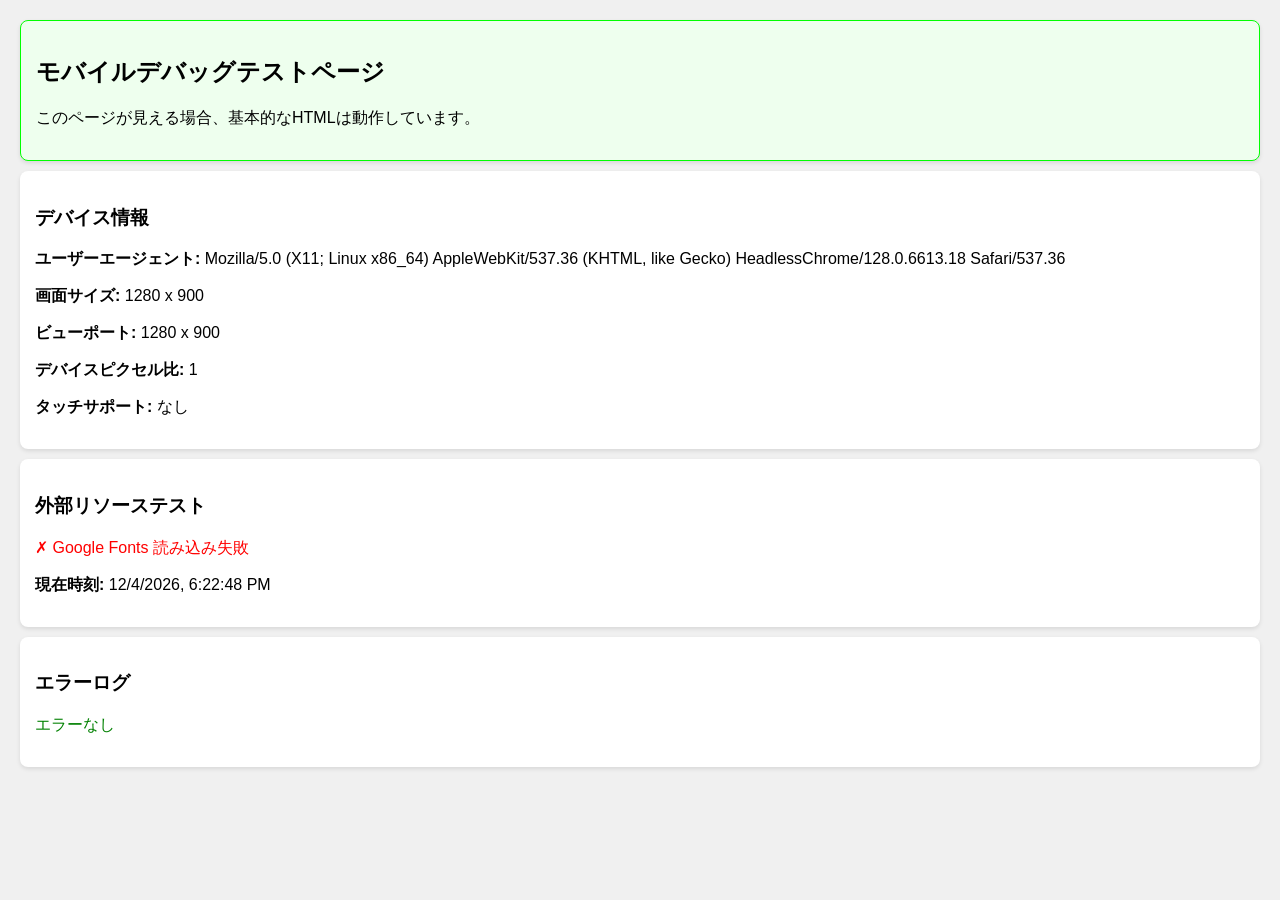
<file: mobile-debug.html>
<!DOCTYPE html>
<html lang="ja">
<head>
    <meta charset="UTF-8">
    <meta name="viewport" content="width=device-width, initial-scale=1.0">
    <title>Mobile Debug Test</title>
    <style>
        body {
            font-family: Arial, sans-serif;
            margin: 20px;
            background: #f0f0f0;
        }
        .debug-info {
            background: white;
            padding: 15px;
            border-radius: 8px;
            margin-bottom: 10px;
            box-shadow: 0 2px 4px rgba(0,0,0,0.1);
        }
        .error {
            background: #fee;
            border: 1px solid #f00;
        }
        .success {
            background: #efe;
            border: 1px solid #0f0;
        }
    </style>
</head>
<body>
    <div class="debug-info success">
        <h2>モバイルデバッグテストページ</h2>
        <p>このページが見える場合、基本的なHTMLは動作しています。</p>
    </div>

    <div class="debug-info">
        <h3>デバイス情報</h3>
        <div id="device-info"></div>
    </div>

    <div class="debug-info">
        <h3>外部リソーステスト</h3>
        <div id="resource-test"></div>
    </div>

    <div class="debug-info">
        <h3>エラーログ</h3>
        <div id="error-log"></div>
    </div>

    <script>
        // エラーログ収集
        const errorLog = document.getElementById('error-log');
        const errors = [];
        
        window.addEventListener('error', function(e) {
            errors.push(`JavaScript Error: ${e.message} at ${e.filename}:${e.lineno}`);
            updateErrorLog();
        });

        window.addEventListener('unhandledrejection', function(e) {
            errors.push(`Unhandled Promise Rejection: ${e.reason}`);
            updateErrorLog();
        });

        function updateErrorLog() {
            errorLog.innerHTML = errors.length > 0 
                ? errors.map(err => `<p style="color: red;">${err}</p>`).join('')
                : '<p style="color: green;">エラーなし</p>';
        }

        // デバイス情報表示
        document.getElementById('device-info').innerHTML = `
            <p><strong>ユーザーエージェント:</strong> ${navigator.userAgent}</p>
            <p><strong>画面サイズ:</strong> ${screen.width} x ${screen.height}</p>
            <p><strong>ビューポート:</strong> ${window.innerWidth} x ${window.innerHeight}</p>
            <p><strong>デバイスピクセル比:</strong> ${window.devicePixelRatio}</p>
            <p><strong>タッチサポート:</strong> ${('ontouchstart' in window) ? 'あり' : 'なし'}</p>
        `;

        // 外部リソーステスト
        const resourceTest = document.getElementById('resource-test');
        
        // Google Fontsテスト
        const fontTest = new FontFace('Noto Sans JP', 'url(https://fonts.googleapis.com/css2?family=Noto+Sans+JP:wght@300;400;500;600;700&display=swap)');
        fontTest.load().then(() => {
            document.getElementById('font-test').innerHTML = '<p style="color: green;">✓ Google Fonts 読み込み成功</p>';
        }).catch(() => {
            document.getElementById('font-test').innerHTML = '<p style="color: red;">✗ Google Fonts 読み込み失敗</p>';
        });

        resourceTest.innerHTML = `
            <div id="font-test"><p style="color: orange;">Google Fonts テスト中...</p></div>
            <p><strong>現在時刻:</strong> ${new Date().toLocaleString()}</p>
        `;

        // 初期エラーログ表示
        updateErrorLog();
    </script>
</body>
</html>
</file>
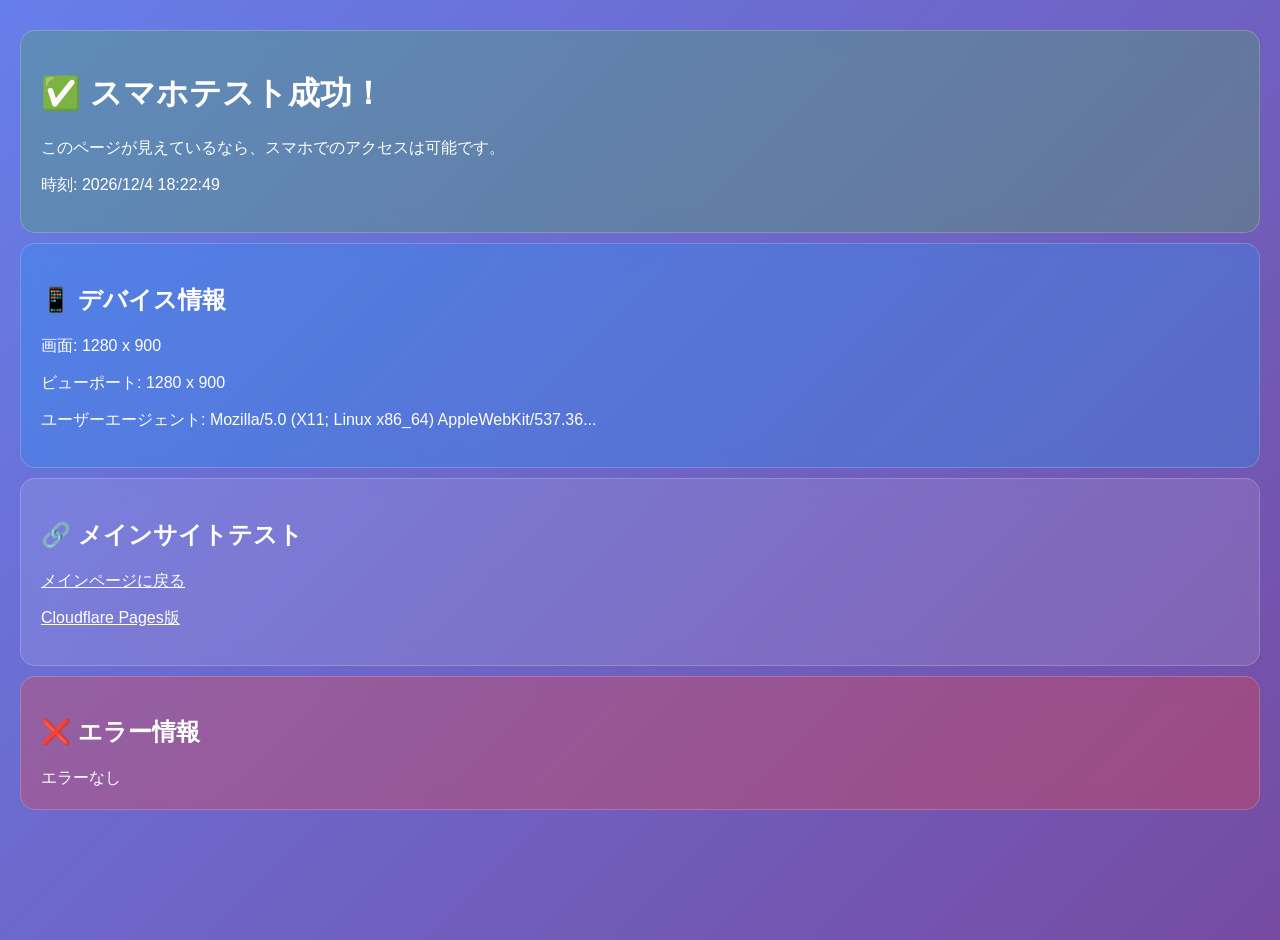
<file: simple-test.html>
<!DOCTYPE html>
<html>
<head>
    <meta charset="UTF-8">
    <meta name="viewport" content="width=device-width, initial-scale=1.0">
    <title>Simple Mobile Test</title>
    <style>
        body {
            font-family: Arial, sans-serif;
            padding: 20px;
            background: linear-gradient(135deg, #667eea 0%, #764ba2 100%);
            color: white;
            min-height: 100vh;
            margin: 0;
        }
        .card {
            background: rgba(255,255,255,0.1);
            backdrop-filter: blur(10px);
            padding: 20px;
            border-radius: 15px;
            margin: 10px 0;
            border: 1px solid rgba(255,255,255,0.2);
        }
        .success { background: rgba(76, 175, 80, 0.3); }
        .error { background: rgba(244, 67, 54, 0.3); }
        .info { background: rgba(33, 150, 243, 0.3); }
    </style>
</head>
<body>
    <div class="card success">
        <h1>✅ スマホテスト成功！</h1>
        <p>このページが見えているなら、スマホでのアクセスは可能です。</p>
        <p>時刻: <span id="time"></span></p>
    </div>

    <div class="card info">
        <h2>📱 デバイス情報</h2>
        <div id="device"></div>
    </div>

    <div class="card">
        <h2>🔗 メインサイトテスト</h2>
        <p><a href="index.html" style="color: #fff; text-decoration: underline;">メインページに戻る</a></p>
        <p><a href="https://hantani-portfolio.pages.dev/" style="color: #fff; text-decoration: underline;">Cloudflare Pages版</a></p>
    </div>

    <div class="card error">
        <h2>❌ エラー情報</h2>
        <div id="errors">エラーなし</div>
    </div>

    <script>
        // 現在時刻表示
        document.getElementById('time').textContent = new Date().toLocaleString('ja-JP');
        
        // デバイス情報
        document.getElementById('device').innerHTML = `
            <p>画面: ${screen.width} x ${screen.height}</p>
            <p>ビューポート: ${window.innerWidth} x ${window.innerHeight}</p>
            <p>ユーザーエージェント: ${navigator.userAgent.substring(0, 50)}...</p>
        `;

        // エラー監視
        let errorCount = 0;
        window.addEventListener('error', function(e) {
            errorCount++;
            document.getElementById('errors').innerHTML = `
                <p>エラー${errorCount}: ${e.message}</p>
                <p>ファイル: ${e.filename}:${e.lineno}</p>
            `;
        });

        // 5秒後に自動テスト
        setTimeout(() => {
            if (errorCount === 0) {
                document.getElementById('errors').innerHTML = '<p style="color: #4CAF50;">✅ JavaScriptエラーなし</p>';
            }
        }, 5000);
    </script>
</body>
</html>
</file>
<file: css/style.css>
/* ========================================
   グローバル設定
======================================== */

:root {
    /* カラーパレット */
    --primary-color: #2563eb;
    --primary-dark: #1e40af;
    --secondary-color: #0891b2;
    --accent-color: #8b5cf6;
    --text-primary: #1e293b;
    --text-secondary: #64748b;
    --text-light: #94a3b8;
    --bg-primary: #ffffff;
    --bg-secondary: #f8fafc;
    --bg-dark: #0f172a;
    --border-color: #e2e8f0;
    --shadow-sm: 0 1px 2px 0 rgba(0, 0, 0, 0.05);
    --shadow-md: 0 4px 6px -1px rgba(0, 0, 0, 0.1);
    --shadow-lg: 0 10px 15px -3px rgba(0, 0, 0, 0.1);
    --shadow-xl: 0 20px 25px -5px rgba(0, 0, 0, 0.1);
    
    /* タイポグラフィ */
    --font-primary: 'Noto Sans JP', sans-serif;
    --font-mono: 'Roboto Mono', monospace;
    
    /* トランジション */
    --transition-fast: 0.2s ease;
    --transition-normal: 0.3s ease;
    --transition-slow: 0.5s ease;
}

* {
    margin: 0;
    padding: 0;
    box-sizing: border-box;
}

html {
    scroll-behavior: smooth;
}

body {
    font-family: var(--font-primary);
    color: var(--text-primary);
    background-color: var(--bg-primary);
    line-height: 1.7;
    overflow-x: hidden;
}

.container {
    max-width: 1200px;
    margin: 0 auto;
    padding: 0 2rem;
}

/* ========================================
   ナビゲーション
======================================== */

#navbar {
    position: fixed;
    top: 0;
    left: 0;
    right: 0;
    background-color: rgba(255, 255, 255, 0.95);
    backdrop-filter: blur(10px);
    box-shadow: var(--shadow-sm);
    z-index: 1000;
    transition: var(--transition-normal);
}

#navbar.scrolled {
    box-shadow: var(--shadow-md);
}

#navbar .container {
    display: flex;
    justify-content: space-between;
    align-items: center;
    padding: 1rem 2rem;
}

.nav-brand {
    font-size: 1.5rem;
    font-weight: 700;
    color: var(--primary-color);
    font-family: var(--font-mono);
}

.nav-menu {
    display: flex;
    list-style: none;
    gap: 2rem;
}

.nav-link {
    color: var(--text-primary);
    text-decoration: none;
    font-weight: 500;
    transition: var(--transition-fast);
    position: relative;
}

.nav-link::after {
    content: '';
    position: absolute;
    bottom: -5px;
    left: 0;
    width: 0;
    height: 2px;
    background-color: var(--primary-color);
    transition: var(--transition-fast);
}

.nav-link:hover {
    color: var(--primary-color);
}

.nav-link:hover::after {
    width: 100%;
}

.hamburger {
    display: none;
    flex-direction: column;
    cursor: pointer;
    gap: 5px;
}

.hamburger span {
    width: 25px;
    height: 3px;
    background-color: var(--text-primary);
    border-radius: 3px;
    transition: var(--transition-fast);
}

/* ========================================
   ヒーローセクション
======================================== */

.hero {
    position: relative;
    min-height: 100vh;
    display: flex;
    align-items: center;
    justify-content: center;
    overflow: hidden;
    background: linear-gradient(135deg, #667eea 0%, #764ba2 100%);
    padding-top: 80px;
}

.hero-background {
    position: absolute;
    top: 0;
    left: 0;
    right: 0;
    bottom: 0;
    background: 
        radial-gradient(circle at 20% 50%, rgba(99, 102, 241, 0.3) 0%, transparent 50%),
        radial-gradient(circle at 80% 80%, rgba(139, 92, 246, 0.3) 0%, transparent 50%);
    animation: gradientMove 15s ease infinite;
}

@keyframes gradientMove {
    0%, 100% { opacity: 1; }
    50% { opacity: 0.8; }
}

.hero-content {
    position: relative;
    z-index: 1;
    text-align: center;
    color: white;
    animation: fadeInUp 1s ease;
}

@keyframes fadeInUp {
    from {
        opacity: 0;
        transform: translateY(30px);
    }
    to {
        opacity: 1;
        transform: translateY(0);
    }
}

.hero-title {
    display: flex;
    flex-direction: column;
    gap: 0.5rem;
    margin-bottom: 1.5rem;
}

.hero-name {
    font-size: 4rem;
    font-weight: 700;
    font-family: var(--font-mono);
    letter-spacing: 2px;
}

.hero-subtitle {
    font-size: 1.5rem;
    font-weight: 300;
    opacity: 0.9;
}

.hero-description {
    font-size: 1.3rem;
    margin-bottom: 1rem;
    font-weight: 500;
}

.hero-tagline {
    font-size: 1.1rem;
    margin-bottom: 2.5rem;
    opacity: 0.9;
    font-weight: 300;
}

.hero-cta {
    display: flex;
    gap: 1rem;
    justify-content: center;
    flex-wrap: wrap;
}

.btn {
    padding: 0.875rem 2rem;
    border-radius: 50px;
    text-decoration: none;
    font-weight: 600;
    transition: var(--transition-normal);
    display: inline-block;
    cursor: pointer;
}

.btn-primary {
    background-color: white;
    color: var(--primary-color);
    box-shadow: var(--shadow-lg);
}

.btn-primary:hover {
    transform: translateY(-2px);
    box-shadow: var(--shadow-xl);
}

.btn-secondary {
    background-color: transparent;
    color: white;
    border: 2px solid white;
}

.btn-secondary:hover {
    background-color: white;
    color: var(--primary-color);
    transform: translateY(-2px);
}

.scroll-indicator {
    position: absolute;
    bottom: 30px;
    left: 50%;
    transform: translateX(-50%);
    display: flex;
    flex-direction: column;
    align-items: center;
    gap: 10px;
    animation: bounce 2s infinite;
}

@keyframes bounce {
    0%, 20%, 50%, 80%, 100% {
        transform: translateX(-50%) translateY(0);
    }
    40% {
        transform: translateX(-50%) translateY(-10px);
    }
    60% {
        transform: translateX(-50%) translateY(-5px);
    }
}

.mouse {
    width: 26px;
    height: 40px;
    border: 2px solid rgba(255, 255, 255, 0.8);
    border-radius: 15px;
    position: relative;
}

.wheel {
    width: 4px;
    height: 8px;
    background-color: rgba(255, 255, 255, 0.8);
    border-radius: 2px;
    position: absolute;
    top: 8px;
    left: 50%;
    transform: translateX(-50%);
    animation: scroll 1.5s infinite;
}

@keyframes scroll {
    0% {
        opacity: 1;
        transform: translateX(-50%) translateY(0);
    }
    100% {
        opacity: 0;
        transform: translateX(-50%) translateY(12px);
    }
}

.arrow {
    display: flex;
    flex-direction: column;
    gap: 3px;
}

.arrow span {
    width: 12px;
    height: 2px;
    background-color: rgba(255, 255, 255, 0.8);
}

/* ========================================
   セクション共通スタイル
======================================== */

section {
    padding: 6rem 0;
}

.section-header {
    text-align: center;
    margin-bottom: 4rem;
}

.section-title {
    font-size: 2.5rem;
    font-weight: 700;
    color: var(--text-primary);
    margin-bottom: 1rem;
}

.section-divider {
    width: 60px;
    height: 4px;
    background: linear-gradient(90deg, var(--primary-color), var(--accent-color));
    margin: 0 auto 1rem;
    border-radius: 2px;
}

.section-description {
    font-size: 1.1rem;
    color: var(--text-secondary);
    max-width: 600px;
    margin: 0 auto;
}

/* ========================================
   Aboutセクション
======================================== */

.about {
    background-color: var(--bg-secondary);
}

.about-content {
    display: grid;
    grid-template-columns: 300px 1fr;
    gap: 4rem;
    align-items: start;
}

.about-image {
    position: sticky;
    top: 100px;
}

.profile-image {
    width: 100%;
    aspect-ratio: 1;
    border-radius: 50%;
    object-fit: cover;
    box-shadow: var(--shadow-lg);
    border: 4px solid white;
}

.image-placeholder {
    width: 100%;
    aspect-ratio: 1;
    background: linear-gradient(135deg, var(--primary-color), var(--accent-color));
    border-radius: 20px;
    display: flex;
    align-items: center;
    justify-content: center;
    box-shadow: var(--shadow-lg);
}

.image-placeholder i {
    font-size: 8rem;
    color: white;
    opacity: 0.8;
}

.about-name {
    font-size: 2rem;
    margin-bottom: 1rem;
    color: var(--text-primary);
}

.about-role {
    display: flex;
    flex-wrap: wrap;
    gap: 0.5rem;
    margin-bottom: 1rem;
}

.role-tag {
    background-color: var(--primary-color);
    color: white;
    padding: 0.4rem 1rem;
    border-radius: 20px;
    font-size: 0.9rem;
    font-weight: 500;
}

.about-location {
    display: flex;
    align-items: center;
    gap: 0.5rem;
    color: var(--text-secondary);
    margin-bottom: 2rem;
    font-size: 1.1rem;
}

.about-location i {
    color: var(--primary-color);
}

.about-specialty {
    background-color: var(--bg-primary);
    padding: 1.5rem;
    border-radius: 10px;
    margin-bottom: 2rem;
    border-left: 4px solid var(--accent-color);
}

.about-specialty h4 {
    display: flex;
    align-items: center;
    gap: 0.5rem;
    font-size: 1.2rem;
    margin-bottom: 0.5rem;
    color: var(--text-primary);
}

.about-specialty h4 i {
    color: var(--accent-color);
}

.about-specialty p {
    color: var(--text-secondary);
}

.about-description p {
    margin-bottom: 1rem;
    color: var(--text-secondary);
    font-size: 1.05rem;
    line-height: 1.8;
}

.about-featured-link {
    margin-top: 1.75rem;
}

.about-article-link {
    display: inline-flex;
    align-items: center;
    gap: 0.9rem;
    flex-wrap: wrap;
    padding: 0.9rem 1.25rem;
    background: var(--bg-primary);
    border: 1px solid var(--border-color);
    border-radius: 999px;
    box-shadow: var(--shadow-sm);
    color: var(--text-primary);
    text-decoration: none;
    transition: transform var(--transition-fast), box-shadow var(--transition-fast), border-color var(--transition-fast);
}

.about-article-link:hover {
    transform: translateY(-2px);
    box-shadow: var(--shadow-md);
    border-color: var(--primary-color);
}

.about-article-label {
    padding: 0.35rem 0.8rem;
    background: rgba(37, 99, 235, 0.12);
    border-radius: 999px;
    color: var(--primary-color);
    font-size: 0.85rem;
    font-weight: 700;
    letter-spacing: 0.03em;
}

.about-article-title {
    font-weight: 600;
}

.about-article-link i {
    color: var(--primary-color);
}

/* ========================================
   Featured Note Section
======================================== */

.featured-note {
    background: linear-gradient(180deg, #ffffff 0%, #f6fbff 100%);
}

.featured-note-card {
    display: grid;
    grid-template-columns: minmax(300px, 440px) 1fr;
    gap: 2rem;
    align-items: center;
    padding: 2rem;
    background: linear-gradient(135deg, rgba(255, 255, 255, 0.96), rgba(239, 246, 255, 0.96));
    border: 1px solid rgba(37, 99, 235, 0.12);
    border-radius: 24px;
    box-shadow: var(--shadow-md);
    color: inherit;
    text-decoration: none;
    transition: transform var(--transition-normal), box-shadow var(--transition-normal), border-color var(--transition-normal);
}

.featured-note-card:hover {
    transform: translateY(-6px);
    box-shadow: var(--shadow-lg);
    border-color: rgba(37, 99, 235, 0.35);
}

.featured-note-media {
    position: relative;
}

.featured-note-image {
    display: block;
    width: 100%;
    height: auto;
    border-radius: 18px;
    border: 1px solid rgba(15, 23, 42, 0.08);
    box-shadow: 0 18px 40px rgba(15, 23, 42, 0.12);
    background: white;
}

.featured-note-badge {
    display: inline-flex;
    align-items: center;
    gap: 0.5rem;
    margin-bottom: 1rem;
    padding: 0.5rem 0.9rem;
    background: linear-gradient(135deg, #2563eb, #0ea5e9);
    border-radius: 999px;
    color: white;
    font-size: 0.9rem;
    font-weight: 700;
    box-shadow: 0 8px 20px rgba(37, 99, 235, 0.2);
}

.featured-note-title {
    margin-bottom: 0.85rem;
    color: var(--text-primary);
    font-size: 2rem;
    line-height: 1.25;
}

.featured-note-subtitle {
    margin-bottom: 1rem;
    color: var(--text-primary);
    font-size: 1.08rem;
    font-weight: 600;
    line-height: 1.7;
}

.featured-note-description {
    margin-bottom: 1.5rem;
    color: var(--text-secondary);
    line-height: 1.9;
}

.featured-note-meta {
    display: flex;
    flex-wrap: wrap;
    gap: 0.8rem;
    margin-bottom: 1.5rem;
}

.meta-pill {
    display: inline-flex;
    align-items: center;
    gap: 0.5rem;
    padding: 0.6rem 0.9rem;
    background: white;
    border: 1px solid var(--border-color);
    border-radius: 999px;
    color: var(--text-secondary);
    font-size: 0.95rem;
    font-weight: 500;
}

.meta-pill i {
    color: var(--primary-color);
}

.featured-note-cta {
    display: inline-flex;
    align-items: center;
    gap: 0.75rem;
    color: var(--primary-color);
    font-weight: 700;
    transition: gap var(--transition-fast);
}

.featured-note-card:hover .featured-note-cta {
    gap: 1rem;
}

/* ========================================
   Skillsセクション
======================================== */

.skills-grid {
    display: grid;
    grid-template-columns: repeat(auto-fit, minmax(280px, 1fr));
    gap: 2rem;
}

.skill-card {
    background-color: var(--bg-primary);
    padding: 2rem;
    border-radius: 15px;
    box-shadow: var(--shadow-md);
    transition: var(--transition-normal);
    border: 1px solid var(--border-color);
}

.skill-card:hover {
    transform: translateY(-5px);
    box-shadow: var(--shadow-xl);
}

.skill-icon {
    width: 70px;
    height: 70px;
    background: linear-gradient(135deg, var(--primary-color), var(--accent-color));
    border-radius: 15px;
    display: flex;
    align-items: center;
    justify-content: center;
    margin-bottom: 1.5rem;
}

.skill-icon i {
    font-size: 2rem;
    color: white;
}

.skill-title {
    font-size: 1.4rem;
    margin-bottom: 1rem;
    color: var(--text-primary);
}

.skill-list {
    list-style: none;
}

.skill-list li {
    padding: 0.5rem 0;
    color: var(--text-secondary);
    display: flex;
    align-items: center;
    gap: 0.5rem;
}

.skill-list li::before {
    content: '▹';
    color: var(--primary-color);
    font-weight: bold;
}

/* ========================================
   Achievementsセクション
======================================== */

.achievements {
    background-color: var(--bg-secondary);
}

.achievements-content {
    display: grid;
    gap: 3rem;
}

.achievement-stats {
    display: grid;
    grid-template-columns: repeat(auto-fit, minmax(200px, 1fr));
    gap: 2rem;
}

.stat-card {
    background: linear-gradient(135deg, var(--primary-color), var(--accent-color));
    padding: 2rem;
    border-radius: 15px;
    text-align: center;
    color: white;
    box-shadow: var(--shadow-lg);
    transition: var(--transition-normal);
}

.stat-card:hover {
    transform: translateY(-5px);
    box-shadow: var(--shadow-xl);
}

.stat-icon {
    font-size: 2.5rem;
    margin-bottom: 1rem;
    opacity: 0.9;
}

.stat-number {
    font-size: 2.5rem;
    font-weight: 700;
    margin-bottom: 0.5rem;
    font-family: var(--font-mono);
}

.stat-label {
    font-size: 1rem;
    opacity: 0.9;
}

.achievement-details {
    display: grid;
    gap: 1.5rem;
}

.achievement-item {
    background-color: var(--bg-primary);
    padding: 1.5rem;
    border-radius: 10px;
    display: flex;
    gap: 1.5rem;
    align-items: start;
    box-shadow: var(--shadow-sm);
    border: 1px solid var(--border-color);
    transition: var(--transition-normal);
}

.achievement-item:hover {
    box-shadow: var(--shadow-md);
    transform: translateX(5px);
}

.achievement-icon {
    font-size: 1.5rem;
    color: var(--primary-color);
    flex-shrink: 0;
}

.achievement-text h4 {
    font-size: 1.2rem;
    margin-bottom: 0.5rem;
    color: var(--text-primary);
}

.achievement-text p {
    color: var(--text-secondary);
}

/* ========================================
   Socialセクション
======================================== */

.social-links {
    display: grid;
    grid-template-columns: repeat(auto-fit, minmax(300px, 1fr));
    gap: 2rem;
}

.social-card {
    background-color: var(--bg-primary);
    padding: 2rem;
    border-radius: 15px;
    display: flex;
    align-items: center;
    gap: 1.5rem;
    text-decoration: none;
    color: var(--text-primary);
    box-shadow: var(--shadow-md);
    border: 2px solid var(--border-color);
    transition: var(--transition-normal);
    position: relative;
    overflow: hidden;
}

.social-card::before {
    content: '';
    position: absolute;
    top: 0;
    left: 0;
    right: 0;
    height: 4px;
    background: linear-gradient(90deg, var(--primary-color), var(--accent-color));
    transform: scaleX(0);
    transition: var(--transition-normal);
}

.social-card:hover {
    transform: translateY(-5px);
    box-shadow: var(--shadow-xl);
    border-color: var(--primary-color);
}

.social-card:hover::before {
    transform: scaleX(1);
}

.social-icon {
    width: 60px;
    height: 60px;
    border-radius: 12px;
    display: flex;
    align-items: center;
    justify-content: center;
    font-size: 1.8rem;
    flex-shrink: 0;
    transition: var(--transition-normal);
}

.social-card.blog .social-icon {
    background-color: #ff6b35;
    color: white;
}

.social-card.note .social-icon {
    background-color: #41c9b4;
    color: white;
}

.social-card.twitter .social-icon {
    background-color: #000000;
    color: white;
}

.social-card.quora .social-icon {
    background-color: #b92b27;
    color: white;
}

.social-card.github .social-icon {
    background-color: #333333;
    color: white;
}

.social-card:hover .social-icon {
    transform: scale(1.1) rotate(5deg);
}

.social-content {
    flex: 1;
}

.social-content h3 {
    font-size: 1.4rem;
    margin-bottom: 0.3rem;
    color: var(--text-primary);
}

.social-content p {
    color: var(--text-secondary);
    font-size: 0.95rem;
}

.social-arrow {
    font-size: 1.5rem;
    color: var(--text-light);
    transition: var(--transition-fast);
}

.social-card:hover .social-arrow {
    color: var(--primary-color);
    transform: translateX(5px);
}

/* ========================================
   Platform Card (OpenPrompt)
   ======================================== */

.platform-card {
    background-color: var(--bg-primary);
    padding: 2rem;
    border-radius: 15px;
    box-shadow: var(--shadow-md);
    border: 2px solid var(--border-color);
    transition: var(--transition-normal);
    position: relative;
    overflow: hidden;
}

.platform-card::before {
    content: '';
    position: absolute;
    top: 0;
    left: 0;
    right: 0;
    height: 4px;
    background: linear-gradient(90deg, #667eea, #764ba2);
    transform: scaleX(0);
    transition: var(--transition-normal);
}

.platform-card:hover::before {
    transform: scaleX(1);
}

.platform-header {
    display: flex;
    align-items: center;
    gap: 1rem;
    margin-bottom: 1.5rem;
}

.platform-icon {
    width: 60px;
    height: 60px;
    border-radius: 12px;
    display: flex;
    align-items: center;
    justify-content: center;
    font-size: 1.8rem;
    flex-shrink: 0;
    background: linear-gradient(135deg, #667eea 0%, #764ba2 100%);
    color: white;
    transition: var(--transition-normal);
}

.platform-info {
    flex: 1;
}

.platform-info h3 {
    font-size: 1.4rem;
    margin-bottom: 0.2rem;
    color: var(--text-primary);
}

.platform-handle {
    color: var(--text-secondary);
    font-size: 0.9rem;
    margin: 0;
}

.platform-link {
    width: 40px;
    height: 40px;
    border-radius: 8px;
    display: flex;
    align-items: center;
    justify-content: center;
    background-color: var(--bg-secondary);
    color: var(--text-secondary);
    text-decoration: none;
    transition: var(--transition-fast);
}

.platform-link:hover {
    background: linear-gradient(135deg, #667eea 0%, #764ba2 100%);
    color: white;
    transform: scale(1.1);
}

.platform-stats {
    display: flex;
    gap: 1.5rem;
    margin-bottom: 1.5rem;
    padding-bottom: 1.5rem;
    border-bottom: 1px solid var(--border-color);
}

.platform-stats .stat-item {
    display: flex;
    align-items: center;
    gap: 0.5rem;
    color: var(--text-secondary);
    font-size: 0.9rem;
}

.platform-stats .stat-item i {
    color: var(--primary-color);
}

.platform-description {
    margin-bottom: 1.5rem;
}

.platform-description p {
    color: var(--text-secondary);
    line-height: 1.6;
    margin: 0;
}

.platform-highlights {
    background-color: var(--bg-secondary);
    padding: 1.5rem;
    border-radius: 10px;
    border-left: 4px solid;
    border-image: linear-gradient(135deg, #667eea 0%, #764ba2 100%) 1;
}

.platform-highlights h4 {
    font-size: 1.1rem;
    margin-bottom: 1rem;
    color: var(--text-primary);
}

.platform-highlights ul {
    list-style: none;
    padding: 0;
    margin: 0;
}

.platform-highlights ul li {
    color: var(--text-secondary);
    padding: 0.5rem 0;
    line-height: 1.5;
}

.platform-highlights ul li:not(:last-child) {
    border-bottom: 1px solid var(--border-color);
}

/* OpenPrompt specific styling */
.platform-card[data-platform="openprompt"]:hover {
    transform: translateY(-5px);
    box-shadow: 0 10px 30px rgba(102, 126, 234, 0.3);
    border-color: #667eea;
}

.platform-card[data-platform="openprompt"]:hover .platform-icon {
    transform: scale(1.1) rotate(5deg);
}

/* ========================================
   Quora Space Card Styles
   ======================================== */

.quora-space-card {
    background: linear-gradient(135deg, #ff6b6b 0%, #ee5a6f 50%, #c44569 100%);
    border-left: 4px solid #b92b27;
    color: white;
    padding: 2rem;
    border-radius: 15px;
    box-shadow: var(--shadow-md);
    transition: var(--transition-normal);
}

.quora-space-card:hover {
    transform: translateY(-5px);
    box-shadow: 0 10px 30px rgba(185, 43, 39, 0.3);
}

.quora-space-card .card-header {
    display: flex;
    align-items: center;
    gap: 1rem;
    margin-bottom: 1.5rem;
    padding-bottom: 1rem;
    border-bottom: 2px solid rgba(255, 255, 255, 0.2);
}

.quora-space-card .icon {
    font-size: 2rem;
}

.quora-space-card .card-header h3 {
    font-size: 1.4rem;
    margin: 0;
    color: white;
}

.quora-space-card .card-content p {
    line-height: 1.6;
    margin-bottom: 1.5rem;
    color: rgba(255, 255, 255, 0.95);
}

.quora-space-card .stats {
    display: flex;
    gap: 2rem;
    margin: 1rem 0;
    padding: 1rem;
    background: rgba(255, 255, 255, 0.1);
    border-radius: 8px;
    flex-wrap: wrap;
}

.quora-space-card .stat-item {
    display: flex;
    flex-direction: column;
    gap: 0.25rem;
}

.quora-space-card .stat-item strong {
    font-size: 0.875rem;
    opacity: 0.9;
    color: white;
}

.quora-space-card .stat-item span {
    font-size: 1.1rem;
    font-weight: 600;
    color: white;
}

.quora-space-card .cta-button {
    display: inline-block;
    padding: 0.75rem 1.5rem;
    background: rgba(255, 255, 255, 0.2);
    border: 2px solid rgba(255, 255, 255, 0.4);
    border-radius: 8px;
    color: white;
    text-decoration: none;
    font-weight: 600;
    transition: var(--transition-fast);
    margin-top: 1rem;
}

.quora-space-card .cta-button:hover {
    background: rgba(255, 255, 255, 0.3);
    border-color: rgba(255, 255, 255, 0.6);
    transform: translateX(5px);
}

/* レスポンシブ対応 */
@media (max-width: 768px) {
    .quora-space-card .stats {
        flex-direction: column;
        gap: 1rem;
    }
}

/* ========================================
   Language Toggle
   ======================================== */

.lang-toggle {
    display: flex;
    align-items: center;
    gap: 8px;
    margin-left: auto;
}

.lang-btn {
    background: none;
    border: none;
    color: #666;
    cursor: pointer;
    font-size: 14px;
    transition: color 0.3s ease;
    font-family: inherit;
    padding: 5px 10px;
}

.lang-btn:hover {
    color: #2563eb;
}

.lang-btn.active {
    color: #2563eb;
    font-weight: 600;
}

.lang-separator {
    color: #ccc;
}

/* ========================================
   Stats Section (English Version)
   ======================================== */

.stats {
    background: linear-gradient(135deg, #667eea 0%, #764ba2 100%);
    padding: 60px 0;
    color: white;
}

.stats-grid {
    display: grid;
    grid-template-columns: repeat(auto-fit, minmax(200px, 1fr));
    gap: 30px;
    max-width: 1000px;
    margin: 0 auto;
}

.stat-box {
    text-align: center;
    padding: 20px;
}

.stat-icon {
    font-size: 2.5rem;
    margin-bottom: 15px;
    opacity: 0.9;
}

.stat-number {
    font-size: 3rem;
    font-weight: 700;
    margin-bottom: 10px;
    line-height: 1;
}

.stat-label {
    font-size: 1rem;
    opacity: 0.9;
    font-weight: 300;
}

/* ========================================
   Quora Answers Section (English Version)
   ======================================== */

.quora-answers {
    padding: 80px 0;
    background: #f8f9fa;
}

.answer-category {
    margin-bottom: 60px;
}

.answer-category:last-child {
    margin-bottom: 0;
}

.category-title {
    font-size: 1.8rem;
    margin-bottom: 30px;
    color: #1e293b;
    font-weight: 600;
}

.answers-grid {
    display: grid;
    grid-template-columns: repeat(auto-fill, minmax(350px, 1fr));
    gap: 25px;
}

.answer-card {
    background: white;
    border-radius: 12px;
    padding: 25px;
    text-decoration: none;
    color: inherit;
    transition: all 0.3s ease;
    border: 1px solid #e2e8f0;
    display: flex;
    flex-direction: column;
    box-shadow: 0 2px 4px rgba(0,0,0,0.05);
}

.answer-card:hover {
    transform: translateY(-5px);
    box-shadow: 0 10px 30px rgba(0,0,0,0.1);
    border-color: #2563eb;
}

.answer-question {
    font-size: 1.1rem;
    font-weight: 600;
    color: #1e293b;
    margin-bottom: 15px;
    line-height: 1.5;
    flex-grow: 1;
}

.answer-stats {
    display: flex;
    gap: 20px;
    margin-bottom: 15px;
    color: #64748b;
    font-size: 0.9rem;
}

.stat-item {
    display: flex;
    align-items: center;
    gap: 5px;
}

.stat-item i {
    color: #94a3b8;
}

.answer-cta {
    margin-top: auto;
    color: #2563eb;
    font-weight: 500;
    display: flex;
    align-items: center;
    gap: 8px;
    transition: gap 0.3s ease;
}

.answer-card:hover .answer-cta {
    gap: 12px;
}

.answer-card:hover .answer-cta i {
    transform: translateX(3px);
}

/* ========================================
   Note Achievements Section (Japanese Version)
   ======================================== */

.note-achievements {
    padding: 80px 0;
    background: #ffffff;
}

.note-achievements-grid {
    display: grid;
    grid-template-columns: repeat(auto-fit, minmax(450px, 1fr));
    gap: 30px;
    max-width: 1000px;
    margin: 0 auto;
}

.note-achievement-card {
    background: white;
    border-radius: 15px;
    padding: 30px;
    text-decoration: none;
    color: inherit;
    transition: all 0.3s ease;
    border: 2px solid #e2e8f0;
    display: flex;
    flex-direction: column;
    position: relative;
    overflow: hidden;
    box-shadow: 0 2px 8px rgba(0,0,0,0.05);
}

.note-achievement-card::before {
    content: '';
    position: absolute;
    top: 0;
    left: 0;
    right: 0;
    height: 5px;
    background: linear-gradient(90deg, #2563eb, #8b5cf6);
    transform: scaleX(0);
    transition: transform 0.3s ease;
}

.note-achievement-card.featured::before {
    background: linear-gradient(90deg, #f59e0b, #ef4444);
}

.note-achievement-card.premium::before {
    background: linear-gradient(90deg, #8b5cf6, #ec4899);
}

.note-achievement-card:hover {
    transform: translateY(-5px);
    box-shadow: 0 12px 35px rgba(0,0,0,0.15);
    border-color: #2563eb;
}

.note-achievement-card:hover::before {
    transform: scaleX(1);
}

.achievement-badge {
    display: inline-flex;
    align-items: center;
    gap: 8px;
    padding: 8px 16px;
    background: linear-gradient(135deg, #f59e0b, #ef4444);
    color: white;
    border-radius: 20px;
    font-size: 0.85rem;
    font-weight: 600;
    margin-bottom: 20px;
    align-self: flex-start;
    box-shadow: 0 2px 8px rgba(245, 158, 11, 0.3);
}

.achievement-badge.premium {
    background: linear-gradient(135deg, #8b5cf6, #ec4899);
    box-shadow: 0 2px 8px rgba(139, 92, 246, 0.3);
}

.achievement-badge i {
    font-size: 1rem;
}

.note-achievement-content {
    flex: 1;
}

.note-achievement-title {
    font-size: 1.5rem;
    font-weight: 700;
    color: #1e293b;
    margin-bottom: 10px;
    line-height: 1.3;
}

.note-achievement-subtitle {
    font-size: 1.1rem;
    color: #64748b;
    margin-bottom: 15px;
    font-weight: 500;
}

.note-achievement-desc {
    font-size: 1rem;
    color: #64748b;
    line-height: 1.7;
    margin-bottom: 20px;
}

.note-achievement-meta {
    display: flex;
    flex-wrap: wrap;
    gap: 15px;
    margin-bottom: 15px;
    padding-top: 15px;
    border-top: 1px solid #e2e8f0;
}

.meta-item {
    display: flex;
    align-items: center;
    gap: 6px;
    color: #64748b;
    font-size: 0.9rem;
}

.meta-item i {
    color: #2563eb;
}

.note-achievement-arrow {
    align-self: flex-end;
    font-size: 1.5rem;
    color: #94a3b8;
    transition: all 0.3s ease;
}

.note-achievement-card:hover .note-achievement-arrow {
    color: #2563eb;
    transform: translateX(5px);
}

/* ========================================
   Footer
======================================== */

.footer {
    background-color: var(--bg-dark);
    color: white;
    padding: 3rem 0 1.5rem;
}

.footer-content {
    display: grid;
    grid-template-columns: repeat(auto-fit, minmax(250px, 1fr));
    gap: 3rem;
    margin-bottom: 2rem;
}

.footer-brand h3 {
    font-size: 1.8rem;
    margin-bottom: 0.5rem;
    font-family: var(--font-mono);
    color: var(--primary-color);
}

.footer-brand p {
    color: var(--text-light);
}

.footer-links h4,
.footer-social h4 {
    margin-bottom: 1rem;
    font-size: 1.2rem;
}

.footer-links ul {
    list-style: none;
}

.footer-links li {
    margin-bottom: 0.5rem;
}

.footer-links a {
    color: var(--text-light);
    text-decoration: none;
    transition: var(--transition-fast);
}

.footer-links a:hover {
    color: var(--primary-color);
}

.footer-social-icons {
    display: flex;
    gap: 1rem;
}

.footer-social-icons a {
    width: 40px;
    height: 40px;
    background-color: rgba(255, 255, 255, 0.1);
    border-radius: 8px;
    display: flex;
    align-items: center;
    justify-content: center;
    color: white;
    font-size: 1.2rem;
    transition: var(--transition-fast);
}

.footer-social-icons a:hover {
    background-color: var(--primary-color);
    transform: translateY(-3px);
}

.footer-bottom {
    text-align: center;
    padding-top: 2rem;
    border-top: 1px solid rgba(255, 255, 255, 0.1);
    color: var(--text-light);
}

/* ========================================
   レスポンシブデザイン
======================================== */

@media (max-width: 768px) {
    .container {
        padding: 0 1.5rem;
    }
    
    /* ナビゲーション */
    .nav-menu {
        position: fixed;
        top: 70px;
        left: -100%;
        flex-direction: column;
        background-color: white;
        width: 100%;
        padding: 2rem;
        box-shadow: var(--shadow-lg);
        transition: var(--transition-normal);
        gap: 0;
    }
    
    .nav-menu.active {
        left: 0;
    }
    
    .nav-menu li {
        margin-bottom: 1.5rem;
    }
    
    .hamburger {
        display: flex;
    }
    
    .hamburger.active span:nth-child(1) {
        transform: rotate(45deg) translate(8px, 8px);
    }
    
    .hamburger.active span:nth-child(2) {
        opacity: 0;
    }
    
    .hamburger.active span:nth-child(3) {
        transform: rotate(-45deg) translate(7px, -7px);
    }

    .lang-toggle {
        position: absolute;
        top: 15px;
        right: 60px;
        font-size: 12px;
    }
    
    /* ヒーローセクション */
    .hero-name {
        font-size: 2.5rem;
    }
    
    .hero-subtitle {
        font-size: 1.2rem;
    }
    
    .hero-description {
        font-size: 1.1rem;
    }
    
    .hero-tagline {
        font-size: 1rem;
    }
    
    .hero-cta {
        flex-direction: column;
    }
    
    .btn {
        width: 100%;
        text-align: center;
    }
    
    /* セクション */
    section {
        padding: 4rem 0;
    }
    
    .section-title {
        font-size: 2rem;
    }
    
    /* Aboutセクション */
    .about-content {
        grid-template-columns: 1fr;
        gap: 2rem;
    }
    
    .about-image {
        position: static;
        max-width: 250px;
        margin: 0 auto;
    }

    .about-article-link {
        width: 100%;
        justify-content: center;
        border-radius: 18px;
    }

    .featured-note-card {
        grid-template-columns: 1fr;
        padding: 1.5rem;
    }

    .featured-note-title {
        font-size: 1.65rem;
    }

    /* Skillsセクション */
    .skills-grid {
        grid-template-columns: 1fr;
    }
    
    /* Achievementsセクション */
    .achievement-stats {
        grid-template-columns: repeat(2, 1fr);
        gap: 1rem;
    }
    
    .stat-card {
        padding: 1.5rem;
    }
    
    .stat-number {
        font-size: 2rem;
    }
    
    /* Socialセクション */
    .social-links {
        grid-template-columns: 1fr;
    }

    /* Stats Section */
    .stats-grid {
        grid-template-columns: repeat(2, 1fr);
        gap: 20px;
    }

    .stat-number {
        font-size: 2rem;
    }

    .stat-label {
        font-size: 0.85rem;
    }

    /* Quora Answers Section */
    .answers-grid {
        grid-template-columns: 1fr;
    }

    .category-title {
        font-size: 1.5rem;
    }

    /* Note Achievements Section */
    .note-achievements-grid {
        grid-template-columns: 1fr;
    }

    .note-achievement-card {
        padding: 25px;
    }

    .note-achievement-title {
        font-size: 1.3rem;
    }

    /* Footer */
    .footer-content {
        grid-template-columns: 1fr;
        gap: 2rem;
    }
}

/* ========================================
   バーチャルカンパニー セクション
======================================== */

.virtual-companies {
    padding: 6rem 0;
    background: var(--bg-secondary);
}

.vc-grid {
    display: grid;
    grid-template-columns: repeat(auto-fill, minmax(300px, 1fr));
    gap: 1.5rem;
    margin-top: 2rem;
}

.vc-card {
    display: flex;
    align-items: center;
    gap: 1rem;
    padding: 1.5rem;
    background: var(--bg-primary);
    border: 1px solid var(--border-color);
    border-radius: 12px;
    text-decoration: none;
    color: var(--text-primary);
    transition: all var(--transition-normal);
    box-shadow: var(--shadow-sm);
}

.vc-card:hover {
    transform: translateY(-3px);
    box-shadow: var(--shadow-md);
    border-color: var(--primary-color);
}

.vc-icon {
    flex-shrink: 0;
    width: 48px;
    height: 48px;
    background: linear-gradient(135deg, var(--primary-color), var(--accent-color));
    border-radius: 10px;
    display: flex;
    align-items: center;
    justify-content: center;
    color: white;
    font-size: 1.2rem;
}

.vc-content {
    flex: 1;
    min-width: 0;
}

.vc-content h3 {
    font-size: 1rem;
    font-weight: 600;
    margin-bottom: 0.25rem;
    color: var(--text-primary);
}

.vc-content p {
    font-size: 0.85rem;
    color: var(--text-secondary);
    line-height: 1.5;
}

.vc-arrow {
    flex-shrink: 0;
    color: var(--primary-color);
    opacity: 0;
    transition: opacity var(--transition-fast);
}

.vc-card:hover .vc-arrow {
    opacity: 1;
}

@media (max-width: 480px) {
    .hero-name {
        font-size: 2rem;
    }

    .achievement-stats {
        grid-template-columns: 1fr;
    }

    .achievement-item {
        flex-direction: column;
        text-align: center;
    }

    .stats-grid {
        grid-template-columns: 1fr;
    }

    .featured-note-title {
        font-size: 1.45rem;
    }

    .featured-note-badge,
    .meta-pill {
        width: 100%;
        justify-content: center;
    }
}
</file>
<file: portfolio/css/style.css>
/* ========================================
   グローバル設定
======================================== */

:root {
    /* カラーパレット */
    --primary-color: #2563eb;
    --primary-dark: #1e40af;
    --secondary-color: #0891b2;
    --accent-color: #8b5cf6;
    --text-primary: #1e293b;
    --text-secondary: #64748b;
    --text-light: #94a3b8;
    --bg-primary: #ffffff;
    --bg-secondary: #f8fafc;
    --bg-dark: #0f172a;
    --border-color: #e2e8f0;
    --shadow-sm: 0 1px 2px 0 rgba(0, 0, 0, 0.05);
    --shadow-md: 0 4px 6px -1px rgba(0, 0, 0, 0.1);
    --shadow-lg: 0 10px 15px -3px rgba(0, 0, 0, 0.1);
    --shadow-xl: 0 20px 25px -5px rgba(0, 0, 0, 0.1);
    
    /* タイポグラフィ */
    --font-primary: 'Noto Sans JP', sans-serif;
    --font-mono: 'Roboto Mono', monospace;
    
    /* トランジション */
    --transition-fast: 0.2s ease;
    --transition-normal: 0.3s ease;
    --transition-slow: 0.5s ease;
}

* {
    margin: 0;
    padding: 0;
    box-sizing: border-box;
}

html {
    scroll-behavior: smooth;
}

body {
    font-family: var(--font-primary);
    color: var(--text-primary);
    background-color: var(--bg-primary);
    line-height: 1.7;
    overflow-x: hidden;
}

.container {
    max-width: 1200px;
    margin: 0 auto;
    padding: 0 2rem;
}

/* ========================================
   ナビゲーション
======================================== */

#navbar {
    position: fixed;
    top: 0;
    left: 0;
    right: 0;
    background-color: rgba(255, 255, 255, 0.95);
    backdrop-filter: blur(10px);
    box-shadow: var(--shadow-sm);
    z-index: 1000;
    transition: var(--transition-normal);
}

#navbar.scrolled {
    box-shadow: var(--shadow-md);
}

#navbar .container {
    display: flex;
    justify-content: space-between;
    align-items: center;
    padding: 1rem 2rem;
}

.nav-brand {
    font-size: 1.5rem;
    font-weight: 700;
    color: var(--primary-color);
    font-family: var(--font-mono);
}

.nav-menu {
    display: flex;
    list-style: none;
    gap: 2rem;
}

.nav-link {
    color: var(--text-primary);
    text-decoration: none;
    font-weight: 500;
    transition: var(--transition-fast);
    position: relative;
}

.nav-link::after {
    content: '';
    position: absolute;
    bottom: -5px;
    left: 0;
    width: 0;
    height: 2px;
    background-color: var(--primary-color);
    transition: var(--transition-fast);
}

.nav-link:hover {
    color: var(--primary-color);
}

.nav-link:hover::after {
    width: 100%;
}

.hamburger {
    display: none;
    flex-direction: column;
    cursor: pointer;
    gap: 5px;
}

.hamburger span {
    width: 25px;
    height: 3px;
    background-color: var(--text-primary);
    border-radius: 3px;
    transition: var(--transition-fast);
}

/* ========================================
   ヒーローセクション
======================================== */

.hero {
    position: relative;
    min-height: 100vh;
    display: flex;
    align-items: center;
    justify-content: center;
    overflow: hidden;
    background: linear-gradient(135deg, #667eea 0%, #764ba2 100%);
    padding-top: 80px;
}

.hero-background {
    position: absolute;
    top: 0;
    left: 0;
    right: 0;
    bottom: 0;
    background: 
        radial-gradient(circle at 20% 50%, rgba(99, 102, 241, 0.3) 0%, transparent 50%),
        radial-gradient(circle at 80% 80%, rgba(139, 92, 246, 0.3) 0%, transparent 50%);
    animation: gradientMove 15s ease infinite;
}

@keyframes gradientMove {
    0%, 100% { opacity: 1; }
    50% { opacity: 0.8; }
}

.hero-content {
    position: relative;
    z-index: 1;
    text-align: center;
    color: white;
    animation: fadeInUp 1s ease;
}

@keyframes fadeInUp {
    from {
        opacity: 0;
        transform: translateY(30px);
    }
    to {
        opacity: 1;
        transform: translateY(0);
    }
}

.hero-title {
    display: flex;
    flex-direction: column;
    gap: 0.5rem;
    margin-bottom: 1.5rem;
}

.hero-name {
    font-size: 4rem;
    font-weight: 700;
    font-family: var(--font-mono);
    letter-spacing: 2px;
}

.hero-subtitle {
    font-size: 1.5rem;
    font-weight: 300;
    opacity: 0.9;
}

.hero-description {
    font-size: 1.3rem;
    margin-bottom: 1rem;
    font-weight: 500;
}

.hero-tagline {
    font-size: 1.1rem;
    margin-bottom: 2.5rem;
    opacity: 0.9;
    font-weight: 300;
}

.hero-cta {
    display: flex;
    gap: 1rem;
    justify-content: center;
    flex-wrap: wrap;
}

.btn {
    padding: 0.875rem 2rem;
    border-radius: 50px;
    text-decoration: none;
    font-weight: 600;
    transition: var(--transition-normal);
    display: inline-block;
    cursor: pointer;
}

.btn-primary {
    background-color: white;
    color: var(--primary-color);
    box-shadow: var(--shadow-lg);
}

.btn-primary:hover {
    transform: translateY(-2px);
    box-shadow: var(--shadow-xl);
}

.btn-secondary {
    background-color: transparent;
    color: white;
    border: 2px solid white;
}

.btn-secondary:hover {
    background-color: white;
    color: var(--primary-color);
    transform: translateY(-2px);
}

.scroll-indicator {
    position: absolute;
    bottom: 30px;
    left: 50%;
    transform: translateX(-50%);
    display: flex;
    flex-direction: column;
    align-items: center;
    gap: 10px;
    animation: bounce 2s infinite;
}

@keyframes bounce {
    0%, 20%, 50%, 80%, 100% {
        transform: translateX(-50%) translateY(0);
    }
    40% {
        transform: translateX(-50%) translateY(-10px);
    }
    60% {
        transform: translateX(-50%) translateY(-5px);
    }
}

.mouse {
    width: 26px;
    height: 40px;
    border: 2px solid rgba(255, 255, 255, 0.8);
    border-radius: 15px;
    position: relative;
}

.wheel {
    width: 4px;
    height: 8px;
    background-color: rgba(255, 255, 255, 0.8);
    border-radius: 2px;
    position: absolute;
    top: 8px;
    left: 50%;
    transform: translateX(-50%);
    animation: scroll 1.5s infinite;
}

@keyframes scroll {
    0% {
        opacity: 1;
        transform: translateX(-50%) translateY(0);
    }
    100% {
        opacity: 0;
        transform: translateX(-50%) translateY(12px);
    }
}

.arrow {
    display: flex;
    flex-direction: column;
    gap: 3px;
}

.arrow span {
    width: 12px;
    height: 2px;
    background-color: rgba(255, 255, 255, 0.8);
}

/* ========================================
   セクション共通スタイル
======================================== */

section {
    padding: 6rem 0;
}

.section-header {
    text-align: center;
    margin-bottom: 4rem;
}

.section-title {
    font-size: 2.5rem;
    font-weight: 700;
    color: var(--text-primary);
    margin-bottom: 1rem;
}

.section-divider {
    width: 60px;
    height: 4px;
    background: linear-gradient(90deg, var(--primary-color), var(--accent-color));
    margin: 0 auto 1rem;
    border-radius: 2px;
}

.section-description {
    font-size: 1.1rem;
    color: var(--text-secondary);
    max-width: 600px;
    margin: 0 auto;
}

/* ========================================
   Aboutセクション
======================================== */

.about {
    background-color: var(--bg-secondary);
}

.about-content {
    display: grid;
    grid-template-columns: 300px 1fr;
    gap: 4rem;
    align-items: start;
}

.about-image {
    position: sticky;
    top: 100px;
}

.image-placeholder {
    width: 100%;
    aspect-ratio: 1;
    background: linear-gradient(135deg, var(--primary-color), var(--accent-color));
    border-radius: 20px;
    display: flex;
    align-items: center;
    justify-content: center;
    box-shadow: var(--shadow-lg);
}

.image-placeholder i {
    font-size: 8rem;
    color: white;
    opacity: 0.8;
}

.about-name {
    font-size: 2rem;
    margin-bottom: 1rem;
    color: var(--text-primary);
}

.about-role {
    display: flex;
    flex-wrap: wrap;
    gap: 0.5rem;
    margin-bottom: 1rem;
}

.role-tag {
    background-color: var(--primary-color);
    color: white;
    padding: 0.4rem 1rem;
    border-radius: 20px;
    font-size: 0.9rem;
    font-weight: 500;
}

.about-location {
    display: flex;
    align-items: center;
    gap: 0.5rem;
    color: var(--text-secondary);
    margin-bottom: 2rem;
    font-size: 1.1rem;
}

.about-location i {
    color: var(--primary-color);
}

.about-specialty {
    background-color: var(--bg-primary);
    padding: 1.5rem;
    border-radius: 10px;
    margin-bottom: 2rem;
    border-left: 4px solid var(--accent-color);
}

.about-specialty h4 {
    display: flex;
    align-items: center;
    gap: 0.5rem;
    font-size: 1.2rem;
    margin-bottom: 0.5rem;
    color: var(--text-primary);
}

.about-specialty h4 i {
    color: var(--accent-color);
}

.about-specialty p {
    color: var(--text-secondary);
}

.about-description p {
    margin-bottom: 1rem;
    color: var(--text-secondary);
    font-size: 1.05rem;
    line-height: 1.8;
}

/* ========================================
   Skillsセクション
======================================== */

.skills-grid {
    display: grid;
    grid-template-columns: repeat(auto-fit, minmax(280px, 1fr));
    gap: 2rem;
}

.skill-card {
    background-color: var(--bg-primary);
    padding: 2rem;
    border-radius: 15px;
    box-shadow: var(--shadow-md);
    transition: var(--transition-normal);
    border: 1px solid var(--border-color);
}

.skill-card:hover {
    transform: translateY(-5px);
    box-shadow: var(--shadow-xl);
}

.skill-icon {
    width: 70px;
    height: 70px;
    background: linear-gradient(135deg, var(--primary-color), var(--accent-color));
    border-radius: 15px;
    display: flex;
    align-items: center;
    justify-content: center;
    margin-bottom: 1.5rem;
}

.skill-icon i {
    font-size: 2rem;
    color: white;
}

.skill-title {
    font-size: 1.4rem;
    margin-bottom: 1rem;
    color: var(--text-primary);
}

.skill-list {
    list-style: none;
}

.skill-list li {
    padding: 0.5rem 0;
    color: var(--text-secondary);
    display: flex;
    align-items: center;
    gap: 0.5rem;
}

.skill-list li::before {
    content: '▹';
    color: var(--primary-color);
    font-weight: bold;
}

/* ========================================
   Achievementsセクション
======================================== */

.achievements {
    background-color: var(--bg-secondary);
}

.achievements-content {
    display: grid;
    gap: 3rem;
}

.achievement-stats {
    display: grid;
    grid-template-columns: repeat(auto-fit, minmax(200px, 1fr));
    gap: 2rem;
}

.stat-card {
    background: linear-gradient(135deg, var(--primary-color), var(--accent-color));
    padding: 2rem;
    border-radius: 15px;
    text-align: center;
    color: white;
    box-shadow: var(--shadow-lg);
    transition: var(--transition-normal);
}

.stat-card:hover {
    transform: translateY(-5px);
    box-shadow: var(--shadow-xl);
}

.stat-icon {
    font-size: 2.5rem;
    margin-bottom: 1rem;
    opacity: 0.9;
}

.stat-number {
    font-size: 2.5rem;
    font-weight: 700;
    margin-bottom: 0.5rem;
    font-family: var(--font-mono);
}

.stat-label {
    font-size: 1rem;
    opacity: 0.9;
}

.achievement-details {
    display: grid;
    gap: 1.5rem;
}

.achievement-item {
    background-color: var(--bg-primary);
    padding: 1.5rem;
    border-radius: 10px;
    display: flex;
    gap: 1.5rem;
    align-items: start;
    box-shadow: var(--shadow-sm);
    border: 1px solid var(--border-color);
    transition: var(--transition-normal);
}

.achievement-item:hover {
    box-shadow: var(--shadow-md);
    transform: translateX(5px);
}

.achievement-icon {
    font-size: 1.5rem;
    color: var(--primary-color);
    flex-shrink: 0;
}

.achievement-text h4 {
    font-size: 1.2rem;
    margin-bottom: 0.5rem;
    color: var(--text-primary);
}

.achievement-text p {
    color: var(--text-secondary);
}

/* ========================================
   Socialセクション
======================================== */

.social-links {
    display: grid;
    grid-template-columns: repeat(auto-fit, minmax(300px, 1fr));
    gap: 2rem;
}

.social-card {
    background-color: var(--bg-primary);
    padding: 2rem;
    border-radius: 15px;
    display: flex;
    align-items: center;
    gap: 1.5rem;
    text-decoration: none;
    color: var(--text-primary);
    box-shadow: var(--shadow-md);
    border: 2px solid var(--border-color);
    transition: var(--transition-normal);
    position: relative;
    overflow: hidden;
}

.social-card::before {
    content: '';
    position: absolute;
    top: 0;
    left: 0;
    right: 0;
    height: 4px;
    background: linear-gradient(90deg, var(--primary-color), var(--accent-color));
    transform: scaleX(0);
    transition: var(--transition-normal);
}

.social-card:hover {
    transform: translateY(-5px);
    box-shadow: var(--shadow-xl);
    border-color: var(--primary-color);
}

.social-card:hover::before {
    transform: scaleX(1);
}

.social-icon {
    width: 60px;
    height: 60px;
    border-radius: 12px;
    display: flex;
    align-items: center;
    justify-content: center;
    font-size: 1.8rem;
    flex-shrink: 0;
    transition: var(--transition-normal);
}

.social-card.note .social-icon {
    background-color: #41c9b4;
    color: white;
}

.social-card.twitter .social-icon {
    background-color: #000000;
    color: white;
}

.social-card.quora .social-icon {
    background-color: #b92b27;
    color: white;
}

.social-card.github .social-icon {
    background-color: #333333;
    color: white;
}

.social-card:hover .social-icon {
    transform: scale(1.1) rotate(5deg);
}

.social-content {
    flex: 1;
}

.social-content h3 {
    font-size: 1.4rem;
    margin-bottom: 0.3rem;
    color: var(--text-primary);
}

.social-content p {
    color: var(--text-secondary);
    font-size: 0.95rem;
}

.social-arrow {
    font-size: 1.5rem;
    color: var(--text-light);
    transition: var(--transition-fast);
}

.social-card:hover .social-arrow {
    color: var(--primary-color);
    transform: translateX(5px);
}

/* ========================================
   Footer
======================================== */

.footer {
    background-color: var(--bg-dark);
    color: white;
    padding: 3rem 0 1.5rem;
}

.footer-content {
    display: grid;
    grid-template-columns: repeat(auto-fit, minmax(250px, 1fr));
    gap: 3rem;
    margin-bottom: 2rem;
}

.footer-brand h3 {
    font-size: 1.8rem;
    margin-bottom: 0.5rem;
    font-family: var(--font-mono);
    color: var(--primary-color);
}

.footer-brand p {
    color: var(--text-light);
}

.footer-links h4,
.footer-social h4 {
    margin-bottom: 1rem;
    font-size: 1.2rem;
}

.footer-links ul {
    list-style: none;
}

.footer-links li {
    margin-bottom: 0.5rem;
}

.footer-links a {
    color: var(--text-light);
    text-decoration: none;
    transition: var(--transition-fast);
}

.footer-links a:hover {
    color: var(--primary-color);
}

.footer-social-icons {
    display: flex;
    gap: 1rem;
}

.footer-social-icons a {
    width: 40px;
    height: 40px;
    background-color: rgba(255, 255, 255, 0.1);
    border-radius: 8px;
    display: flex;
    align-items: center;
    justify-content: center;
    color: white;
    font-size: 1.2rem;
    transition: var(--transition-fast);
}

.footer-social-icons a:hover {
    background-color: var(--primary-color);
    transform: translateY(-3px);
}

.footer-bottom {
    text-align: center;
    padding-top: 2rem;
    border-top: 1px solid rgba(255, 255, 255, 0.1);
    color: var(--text-light);
}

/* ========================================
   レスポンシブデザイン
======================================== */

@media (max-width: 768px) {
    .container {
        padding: 0 1.5rem;
    }
    
    /* ナビゲーション */
    .nav-menu {
        position: fixed;
        top: 70px;
        left: -100%;
        flex-direction: column;
        background-color: white;
        width: 100%;
        padding: 2rem;
        box-shadow: var(--shadow-lg);
        transition: var(--transition-normal);
        gap: 0;
    }
    
    .nav-menu.active {
        left: 0;
    }
    
    .nav-menu li {
        margin-bottom: 1.5rem;
    }
    
    .hamburger {
        display: flex;
    }
    
    .hamburger.active span:nth-child(1) {
        transform: rotate(45deg) translate(8px, 8px);
    }
    
    .hamburger.active span:nth-child(2) {
        opacity: 0;
    }
    
    .hamburger.active span:nth-child(3) {
        transform: rotate(-45deg) translate(7px, -7px);
    }
    
    /* ヒーローセクション */
    .hero-name {
        font-size: 2.5rem;
    }
    
    .hero-subtitle {
        font-size: 1.2rem;
    }
    
    .hero-description {
        font-size: 1.1rem;
    }
    
    .hero-tagline {
        font-size: 1rem;
    }
    
    .hero-cta {
        flex-direction: column;
    }
    
    .btn {
        width: 100%;
        text-align: center;
    }
    
    /* セクション */
    section {
        padding: 4rem 0;
    }
    
    .section-title {
        font-size: 2rem;
    }
    
    /* Aboutセクション */
    .about-content {
        grid-template-columns: 1fr;
        gap: 2rem;
    }
    
    .about-image {
        position: static;
        max-width: 250px;
        margin: 0 auto;
    }
    
    /* Skillsセクション */
    .skills-grid {
        grid-template-columns: 1fr;
    }
    
    /* Achievementsセクション */
    .achievement-stats {
        grid-template-columns: repeat(2, 1fr);
        gap: 1rem;
    }
    
    .stat-card {
        padding: 1.5rem;
    }
    
    .stat-number {
        font-size: 2rem;
    }
    
    /* Socialセクション */
    .social-links {
        grid-template-columns: 1fr;
    }
    
    /* Footer */
    .footer-content {
        grid-template-columns: 1fr;
        gap: 2rem;
    }
}

@media (max-width: 480px) {
    .hero-name {
        font-size: 2rem;
    }
    
    .achievement-stats {
        grid-template-columns: 1fr;
    }
    
    .achievement-item {
        flex-direction: column;
        text-align: center;
    }
}
</file>
